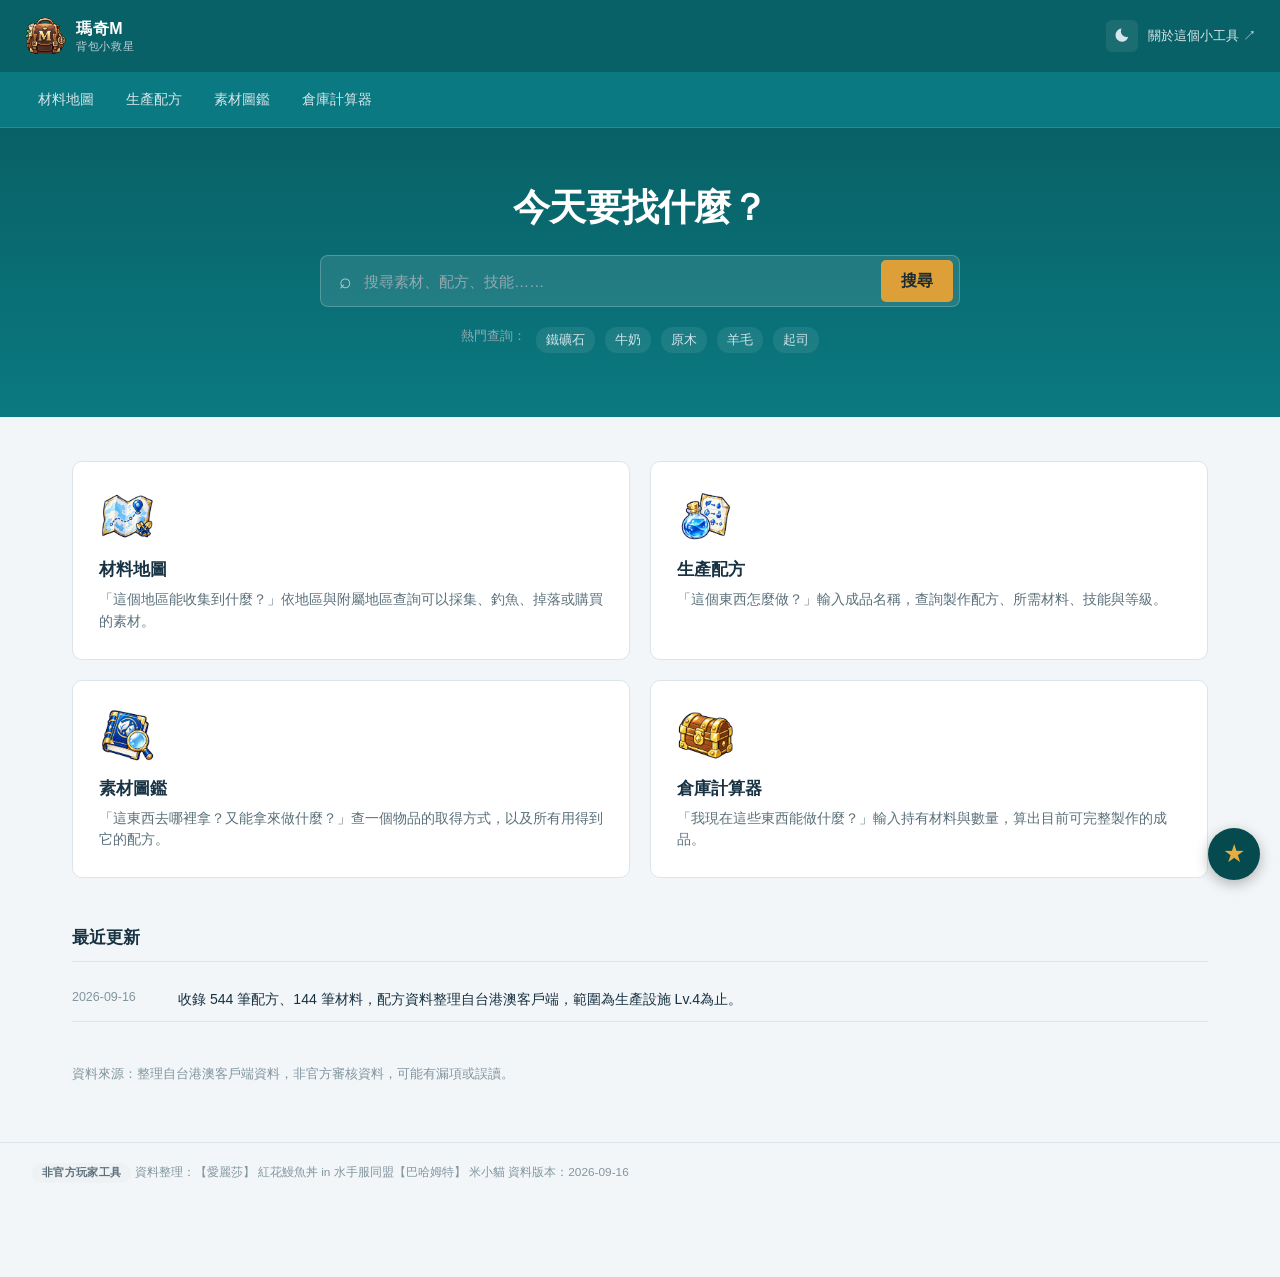
<file: index.html>
<!doctype html>
<html lang="zh-Hant">
<head>
<meta charset="UTF-8">
<meta name="viewport" content="width=device-width,initial-scale=1">
<meta name="theme-color" content="#086166">
<title>瑪奇M 背包小救星</title>
<meta name="description" content="瑪奇M玩家自製小工具，整理生產配方、素材取得方式與倉庫計算器，資料整理自台港澳客戶端。">
<link rel="icon" type="image/png" href="images/LOGO/favicon.png">
<link rel="stylesheet" href="css/style.css">
<script>(function(){try{var t=localStorage.getItem('mabi-theme');if(t)document.documentElement.setAttribute('data-theme',t);}catch(e){}})();</script>
</head>
<body>

<!-- Global Header：品牌識別，72px，全站固定規格（首頁是唯一例外：下面多接一段 Hero） -->
<header class="global-header">
  <a class="brand" href="index.html">
    <span class="mark"><img src="images/LOGO/LOGO_01.png" alt="瑪奇M 背包小救星"></span>
    <span>瑪奇M<small>背包小救星</small></span>
  </a>
  <div class="header-actions">
    <button id="themeToggle" class="theme-toggle" type="button" aria-label="切換深色／淺色模式" title="切換深色／淺色模式">
      <svg class="icon-moon" viewBox="0 0 24 24" width="16" height="16" aria-hidden="true"><path fill="currentColor" d="M20.742 13.045a8.088 8.088 0 0 1-2.077.27c-4.612 0-8.35-3.738-8.35-8.35 0-1.482.392-2.873 1.079-4.075A9.708 9.708 0 0 0 2.25 10.834a9.708 9.708 0 0 0 9.706 9.707 9.71 9.71 0 0 0 8.786-5.496Z"/></svg>
      <svg class="icon-sun" viewBox="0 0 24 24" width="16" height="16" aria-hidden="true"><path fill="currentColor" d="M12 4a1 1 0 0 1-1-1V1.75a1 1 0 1 1 2 0V3a1 1 0 0 1-1 1Zm0 15a1 1 0 0 1 1 1v1.25a1 1 0 1 1-2 0V20a1 1 0 0 1 1-1Zm9-7a1 1 0 0 1-1 1h-1.25a1 1 0 1 1 0-2H20a1 1 0 0 1 1 1ZM4.25 12a1 1 0 0 1-1 1H2a1 1 0 1 1 0-2h1.25a1 1 0 0 1 1 1Zm13.132-6.132a1 1 0 0 1 0 1.414l-.884.884a1 1 0 1 1-1.414-1.414l.884-.884a1 1 0 0 1 1.414 0ZM7.116 16.884a1 1 0 0 1 0 1.414l-.884.884a1 1 0 1 1-1.414-1.414l.884-.884a1 1 0 0 1 1.414 0Zm11.766 2.298a1 1 0 0 1-1.414 0l-.884-.884a1 1 0 1 1 1.414-1.414l.884.884a1 1 0 0 1 0 1.414ZM7.116 7.116a1 1 0 0 1-1.414 0l-.884-.884A1 1 0 1 1 6.232 4.82l.884.884a1 1 0 0 1 0 1.412ZM12 7a5 5 0 1 1 0 10 5 5 0 0 1 0-10Z"/></svg>
    </button>
    <a href="#sources-note">關於這個小工具 ↗</a>
  </div>
</header>

<!-- Context-Bar：全站導航（我要去哪個功能），吸在 Header 下方 -->
<div class="context-bar">
  <nav class="global-nav" aria-label="全站導航">
    <a href="map.html">材料地圖</a>
    <a href="database.html">生產配方</a>
    <a href="items.html">素材圖鑑</a>
    <a href="inventory.html">倉庫計算器</a>
  </nav>
</div>

<!-- Hero：首頁專屬的大搜尋入口，其餘頁面都沒有這一段 -->
<section class="hero">
  <h1>今天要找什麼？</h1>
  <form class="hero-search" id="heroSearchForm">
    <span aria-hidden="true">⌕</span>
    <input id="heroSearchInput" type="search" autocomplete="off" placeholder="搜尋素材、配方、技能……">
    <button type="submit">搜尋</button>
  </form>
  <div class="hero-hot" id="heroHot">
    <span class="label">熱門查詢：</span>
  </div>
</section>

<main class="home-main">

  <div class="entry-cards">
    <a class="entry-card" href="map.html">
      <div class="icon"><img src="images/map.png" alt="" width="56" height="56" loading="lazy"></div>
      <h3>材料地圖</h3>
      <p>「這個地區能收集到什麼？」依地區與附屬地區查詢可以採集、釣魚、掉落或購買的素材。</p>
    </a>
    <a class="entry-card" href="database.html">
      <div class="icon"><img src="images/list.png" alt="" width="56" height="56" loading="lazy"></div>
      <h3>生產配方</h3>
      <p>「這個東西怎麼做？」輸入成品名稱，查詢製作配方、所需材料、技能與等級。</p>
    </a>
    <a class="entry-card" href="items.html">
      <div class="icon"><img src="images/book.png" alt="" width="56" height="56" loading="lazy"></div>
      <h3>素材圖鑑</h3>
      <p>「這東西去哪裡拿？又能拿來做什麼？」查一個物品的取得方式，以及所有用得到它的配方。</p>
    </a>
    <a class="entry-card" href="inventory.html">
      <div class="icon"><img src="images/bag.png" alt="" width="56" height="56" loading="lazy"></div>
      <h3>倉庫計算器</h3>
      <p>「我現在這些東西能做什麼？」輸入持有材料與數量，算出目前可完整製作的成品。</p>
    </a>
  </div>

  <div class="recent-updates">
    <h2>最近更新</h2>
    <ul id="recentUpdates"></ul>
  </div>

  <p id="sources-note" style="font-size:.8rem;color:var(--text-3);margin-top:40px;line-height:1.8;">
    資料來源：整理自台港澳客戶端資料，非官方審核資料，可能有漏項或誤讀。
  </p>
</main>

<footer class="site-footer">
  <div class="footer-disclaimer">非官方玩家工具</div>
  <span>資料整理：【愛麗莎】 紅花鰻魚丼 in 水手服同盟【巴哈姆特】 米小貓</span>
  <span id="build-meta"></span>
</footer>

<script src="js/theme.js"></script>
<script src="js/favorites.js"></script>
<script src="js/data.js"></script>
<script src="js/home.js"></script>
</body>
</html>
</file>
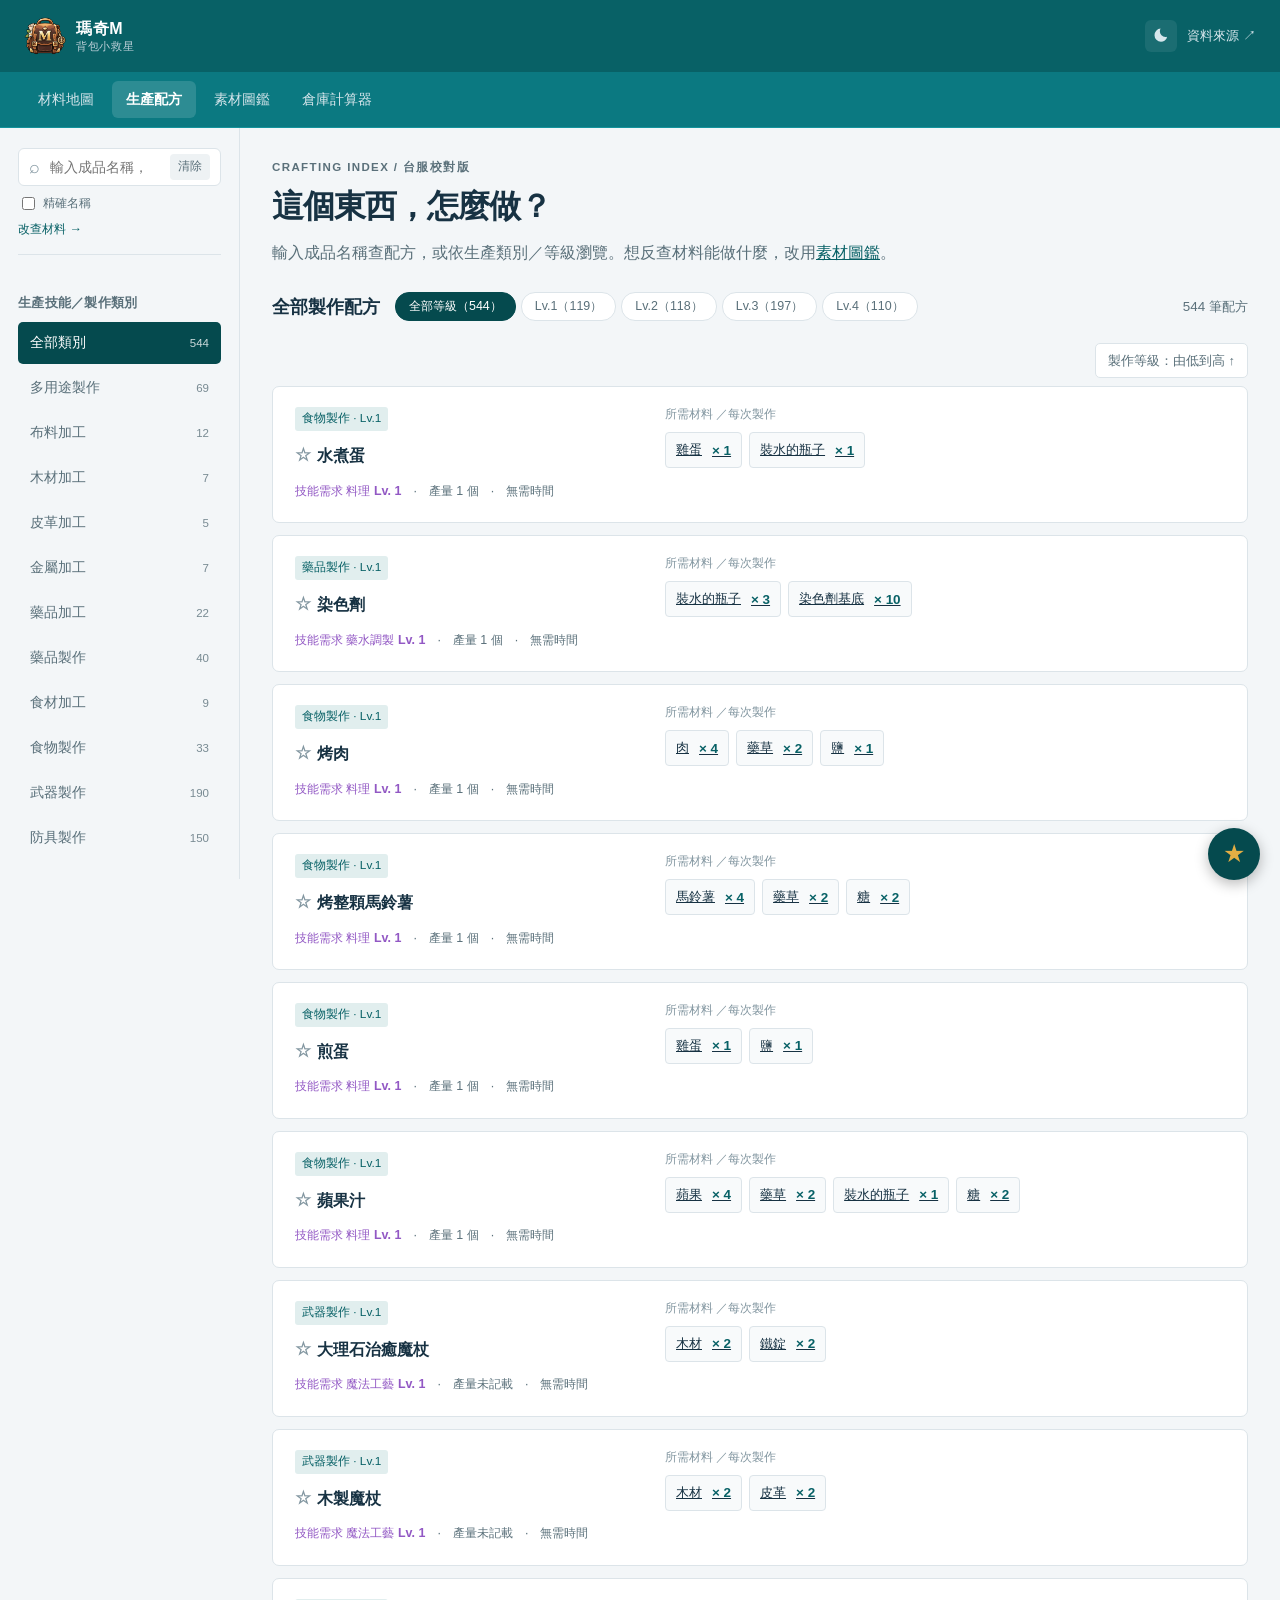
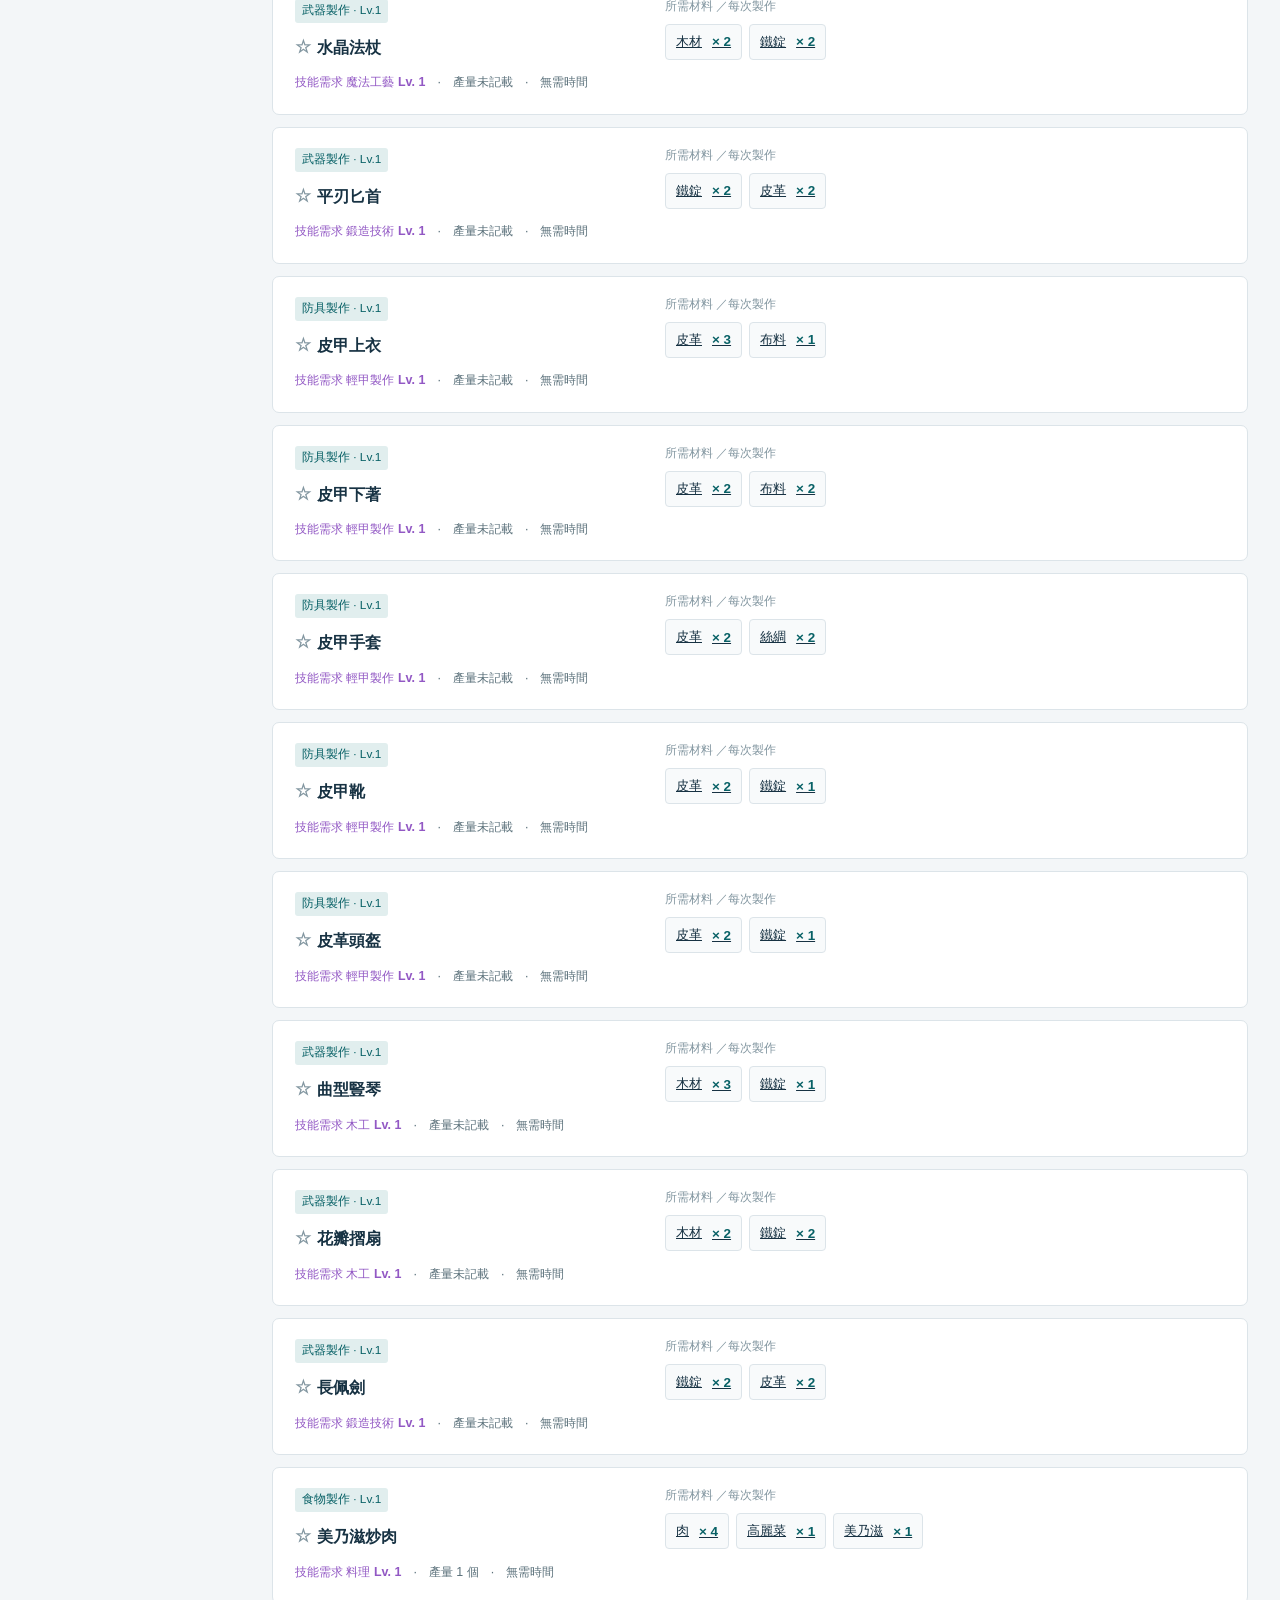
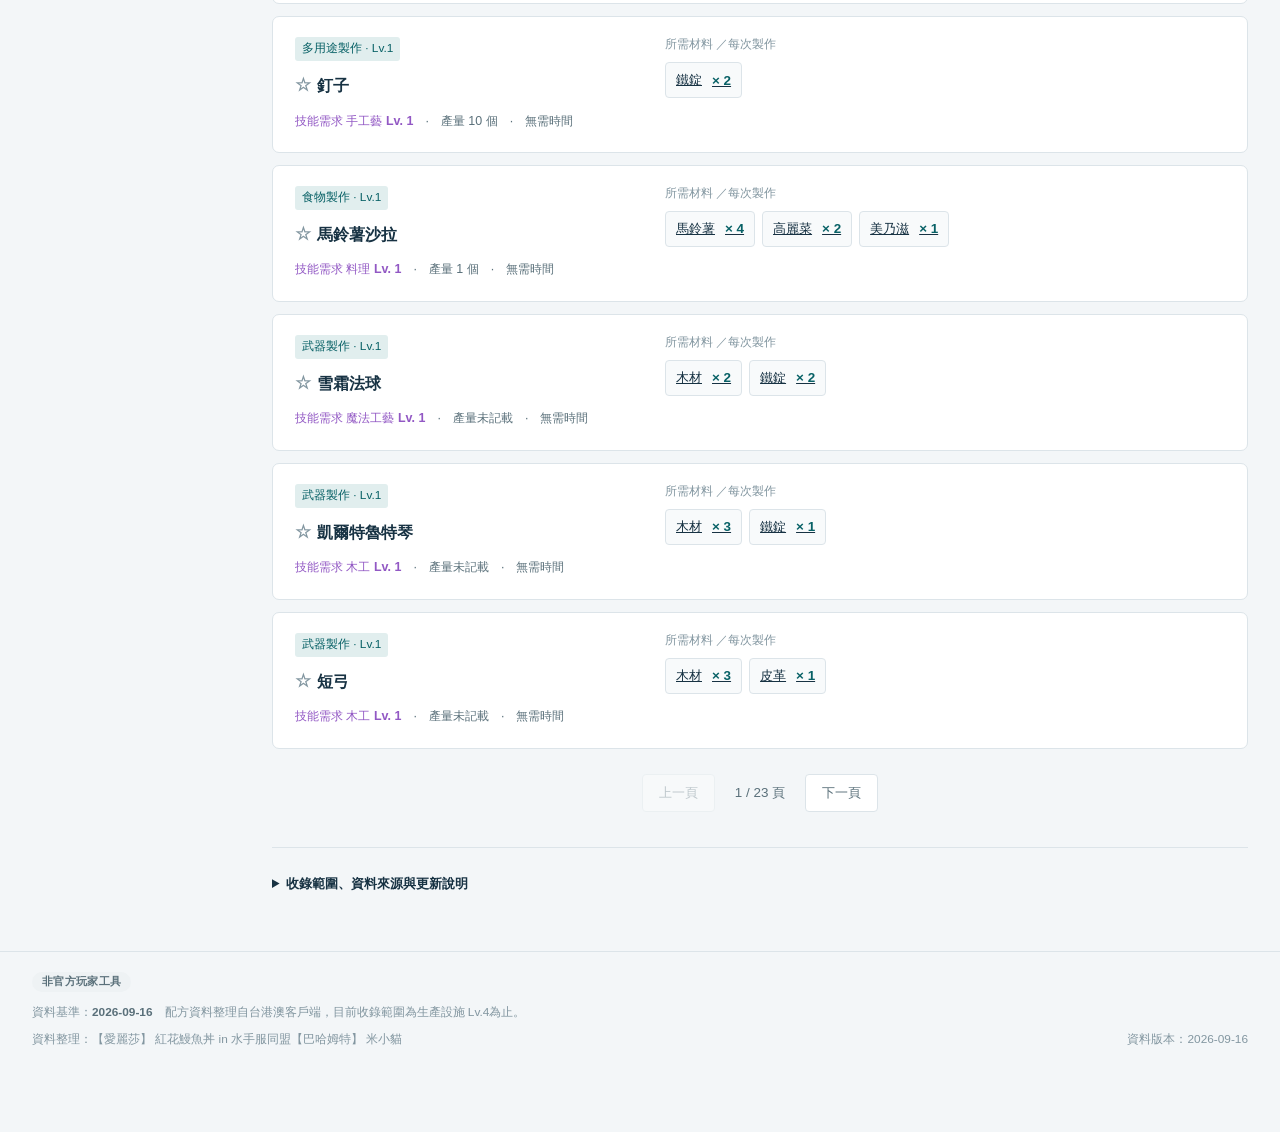
<file: database.html>
<!doctype html>
<html lang="zh-Hant">
<head>
<meta charset="UTF-8">
<meta name="viewport" content="width=device-width,initial-scale=1">
<meta name="theme-color" content="#086166">
<title>資料庫｜瑪奇M 背包小救星</title>
<meta name="description" content="瑪奇M生產配方查詢，可依生產分類、子分類、等級瀏覽，或輸入成品名稱查詢所需材料、技能需求與製作時間，資料整理自台港澳客戶端。">
<link rel="icon" type="image/png" href="images/LOGO/favicon.png">
<link rel="stylesheet" href="css/style.css">
<!-- 深色／淺色模式：越早套用越好，避免翻頁那一瞬間先閃一次錯的顏色再跳成使用者選的模式 -->
<script>(function(){try{var t=localStorage.getItem('mabi-theme');if(t)document.documentElement.setAttribute('data-theme',t);}catch(e){}})();</script>
</head>
<body>

<!-- Global Header：品牌識別，全站固定 72px -->
<header class="global-header">
  <a class="brand" href="index.html">
    <span class="mark"><img src="images/LOGO/LOGO_01.png" alt="瑪奇M 背包小救星"></span>
    <span>瑪奇M<small>背包小救星</small></span>
  </a>
  <div class="header-actions">
    <button id="themeToggle" class="theme-toggle" type="button" aria-label="切換深色／淺色模式" title="切換深色／淺色模式">
      <svg class="icon-moon" viewBox="0 0 24 24" width="16" height="16" aria-hidden="true"><path fill="currentColor" d="M20.742 13.045a8.088 8.088 0 0 1-2.077.27c-4.612 0-8.35-3.738-8.35-8.35 0-1.482.392-2.873 1.079-4.075A9.708 9.708 0 0 0 2.25 10.834a9.708 9.708 0 0 0 9.706 9.707 9.71 9.71 0 0 0 8.786-5.496Z"/></svg>
      <svg class="icon-sun" viewBox="0 0 24 24" width="16" height="16" aria-hidden="true"><path fill="currentColor" d="M12 4a1 1 0 0 1-1-1V1.75a1 1 0 1 1 2 0V3a1 1 0 0 1-1 1Zm0 15a1 1 0 0 1 1 1v1.25a1 1 0 1 1-2 0V20a1 1 0 0 1 1-1Zm9-7a1 1 0 0 1-1 1h-1.25a1 1 0 1 1 0-2H20a1 1 0 0 1 1 1ZM4.25 12a1 1 0 0 1-1 1H2a1 1 0 1 1 0-2h1.25a1 1 0 0 1 1 1Zm13.132-6.132a1 1 0 0 1 0 1.414l-.884.884a1 1 0 1 1-1.414-1.414l.884-.884a1 1 0 0 1 1.414 0ZM7.116 16.884a1 1 0 0 1 0 1.414l-.884.884a1 1 0 1 1-1.414-1.414l.884-.884a1 1 0 0 1 1.414 0Zm11.766 2.298a1 1 0 0 1-1.414 0l-.884-.884a1 1 0 1 1 1.414-1.414l.884.884a1 1 0 0 1 0 1.414ZM7.116 7.116a1 1 0 0 1-1.414 0l-.884-.884A1 1 0 1 1 6.232 4.82l.884.884a1 1 0 0 1 0 1.412ZM12 7a5 5 0 1 1 0 10 5 5 0 0 1 0-10Z"/></svg>
    </button>
    <a href="#sources">資料來源 ↗</a>
  </div>
</header>

<!-- Context-Bar：全站導航（我要去哪個功能），吸在 Header 下方 -->
<div class="context-bar">
  <nav class="global-nav" aria-label="全站導航">
    <a href="map.html">材料地圖</a>
    <a href="database.html" class="current">生產配方</a>
    <a href="items.html">素材圖鑑</a>
    <a href="inventory.html">倉庫計算器</a>
  </nav>
</div>

<!-- 版面骨架：Sidebar（搜尋＋區域導航：分類／等級）＋ 正文 -->
<div class="layout">

  <aside class="sidebar">
    <div class="sidebar-search">
      <div class="search-line">
        <span aria-hidden="true">⌕</span>
        <input id="search" type="search" autocomplete="off" placeholder="輸入成品名稱，例如：鋼錠、繃帶">
        <button id="clear" type="button">清除</button>
      </div>
      <label class="exact-toggle"><input type="checkbox" id="exact"> 精確名稱</label>
      <a href="items.html" class="switch-link">改查材料 →</a>
    </div>
    <h2 id="categoryHeading">生產技能／製作類別</h2>
    <nav id="categories" aria-label="製作類別"></nav>
  </aside>

  <main class="content">
    <div class="content-inner">

      <div class="intro">
        <div>
          <p class="eyebrow">CRAFTING INDEX / 台服校對版</p>
          <h1>這個東西，怎麼做？</h1>
          <p>輸入成品名稱查配方，或依生產類別／等級瀏覽。想反查材料能做什麼，改用<a href="items.html">素材圖鑑</a>。</p>
        </div>
      </div>

      <div class="result-bar">
        <h2 id="result-title">全部製作配方</h2>
        <div id="levelPicker" class="level-picker"></div>
        <span id="result-count" role="status" aria-live="polite"></span>
      </div>
      <div id="subcatPicker" class="level-picker subcat-picker" hidden></div>
      <div id="active-filter"></div>
      <div id="results"><div class="empty">正在讀取配方資料…</div></div>
      <div class="pagination">
        <button id="previous">上一頁</button>
        <span id="page-info"></span>
        <button id="next">下一頁</button>
      </div>

      <details id="sources">
        <summary>收錄範圍、資料來源與更新說明</summary>
        <p>主要資料：配方資料整理自台港澳客戶端，非官方審核資料，部分資料未實裝，請以實際版本為主。</p>
        <p>查無結果僅表示目前收錄資料中沒有符合項目，不代表遊戲中沒有這個配方；數量、產量或時間未記載時會明示。</p>
      </details>

    </div>
  </main>
</div>

<footer class="site-footer">
  <div class="footer-disclaimer">非官方玩家工具</div>
  <div class="footer-baseline">資料基準：<strong id="notice-date"></strong>　配方資料整理自台港澳客戶端，目前收錄範圍為生產設施 Lv.4為止。</div>
  <div class="footer-credit">
    <span>資料整理：【愛麗莎】 紅花鰻魚丼 in 水手服同盟【巴哈姆特】 米小貓</span>
    <span id="build-meta"></span>
  </div>
</footer>

<script src="js/theme.js"></script>
<script src="js/favorites.js"></script>
<script src="js/data.js"></script>
<script src="js/app.js"></script>
</body>
</html>
</file>
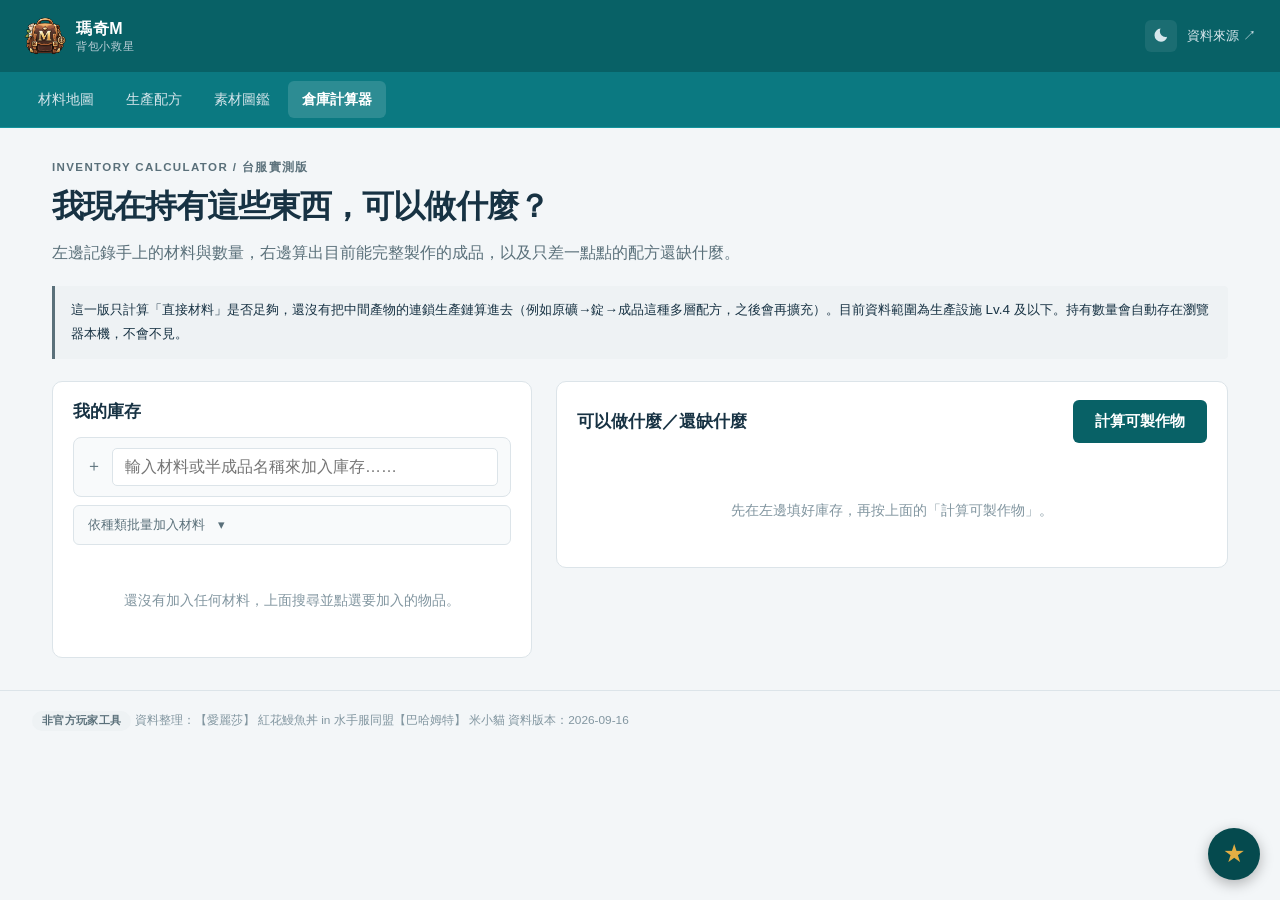
<file: inventory.html>
<!doctype html>
<html lang="zh-Hant">
<head>
<meta charset="UTF-8">
<meta name="viewport" content="width=device-width,initial-scale=1">
<meta name="theme-color" content="#086166">
<title>倉庫計算器｜瑪奇M 背包小救星</title>
<meta name="description" content="瑪奇M倉庫計算器，輸入手上持有的材料與數量，一鍵算出目前能完整製作的成品，以及還缺什麼材料。">
<link rel="icon" type="image/png" href="images/LOGO/favicon.png">
<link rel="stylesheet" href="css/style.css">
<script>(function(){try{var t=localStorage.getItem('mabi-theme');if(t)document.documentElement.setAttribute('data-theme',t);}catch(e){}})();</script>
</head>
<body>

<header class="global-header">
  <a class="brand" href="index.html">
    <span class="mark"><img src="images/LOGO/LOGO_01.png" alt="瑪奇M 背包小救星"></span>
    <span>瑪奇M<small>背包小救星</small></span>
  </a>
  <div class="header-actions">
    <button id="themeToggle" class="theme-toggle" type="button" aria-label="切換深色／淺色模式" title="切換深色／淺色模式">
      <svg class="icon-moon" viewBox="0 0 24 24" width="16" height="16" aria-hidden="true"><path fill="currentColor" d="M20.742 13.045a8.088 8.088 0 0 1-2.077.27c-4.612 0-8.35-3.738-8.35-8.35 0-1.482.392-2.873 1.079-4.075A9.708 9.708 0 0 0 2.25 10.834a9.708 9.708 0 0 0 9.706 9.707 9.71 9.71 0 0 0 8.786-5.496Z"/></svg>
      <svg class="icon-sun" viewBox="0 0 24 24" width="16" height="16" aria-hidden="true"><path fill="currentColor" d="M12 4a1 1 0 0 1-1-1V1.75a1 1 0 1 1 2 0V3a1 1 0 0 1-1 1Zm0 15a1 1 0 0 1 1 1v1.25a1 1 0 1 1-2 0V20a1 1 0 0 1 1-1Zm9-7a1 1 0 0 1-1 1h-1.25a1 1 0 1 1 0-2H20a1 1 0 0 1 1 1ZM4.25 12a1 1 0 0 1-1 1H2a1 1 0 1 1 0-2h1.25a1 1 0 0 1 1 1Zm13.132-6.132a1 1 0 0 1 0 1.414l-.884.884a1 1 0 1 1-1.414-1.414l.884-.884a1 1 0 0 1 1.414 0ZM7.116 16.884a1 1 0 0 1 0 1.414l-.884.884a1 1 0 1 1-1.414-1.414l.884-.884a1 1 0 0 1 1.414 0Zm11.766 2.298a1 1 0 0 1-1.414 0l-.884-.884a1 1 0 1 1 1.414-1.414l.884.884a1 1 0 0 1 0 1.414ZM7.116 7.116a1 1 0 0 1-1.414 0l-.884-.884A1 1 0 1 1 6.232 4.82l.884.884a1 1 0 0 1 0 1.412ZM12 7a5 5 0 1 1 0 10 5 5 0 0 1 0-10Z"/></svg>
    </button>
    <a href="database.html#sources">資料來源 ↗</a>
  </div>
</header>

<div class="context-bar">
  <nav class="global-nav" aria-label="全站導航">
    <a href="map.html">材料地圖</a>
    <a href="database.html">生產配方</a>
    <a href="items.html">素材圖鑑</a>
    <a href="inventory.html" class="current">倉庫計算器</a>
  </nav>
</div>

<main class="content inv-main">
  <div class="content-inner">

    <div class="intro">
      <div>
        <p class="eyebrow">INVENTORY CALCULATOR / 台服實測版</p>
        <h1>我現在持有這些東西，可以做什麼？</h1>
        <p>左邊記錄手上的材料與數量，右邊算出目前能完整製作的成品，以及只差一點點的配方還缺什麼。</p>
      </div>
    </div>

    <div class="notice">
      這一版只計算「直接材料」是否足夠，還沒有把中間產物的連鎖生產鏈算進去（例如原礦→錠→成品這種多層配方，之後會再擴充）。目前資料範圍為生產設施 Lv.4 及以下。持有數量會自動存在瀏覽器本機，不會不見。
    </div>

    <!-- 左右兩欄：左＝輸入庫存（依材料種類分組），右＝計算結果 -->
    <div class="inv-layout">

      <section class="inv-panel" aria-label="我的庫存">
        <h2 class="inv-panel-title">我的庫存</h2>
        <div class="inv-add">
          <span aria-hidden="true" style="color:var(--text-2);">＋</span>
          <input id="addSearch" type="search" autocomplete="off" placeholder="輸入材料或半成品名稱來加入庫存……">
          <div id="addSuggest" class="inv-add-suggest" hidden></div>
        </div>
        <!-- 批量加入：金屬、布料、木材、皮革這種一整串升級鏈，不用一筆一筆打字搜尋，展開種類勾選就能一次全部加進去 -->
        <div class="bulk-add">
          <button type="button" id="bulkAddToggle" class="bulk-add-toggle" aria-expanded="false" aria-controls="bulkAddPanel">依種類批量加入材料　▾</button>
          <div id="bulkAddPanel" class="bulk-add-panel" hidden></div>
        </div>
        <div id="invList" class="inv-list"></div>
      </section>

      <section class="inv-panel" aria-label="計算結果">
        <div class="inv-panel-head">
          <h2 class="inv-panel-title">可以做什麼／還缺什麼</h2>
          <button class="inv-calc-btn" id="calcBtn" type="button">計算可製作物</button>
        </div>
        <!-- 分頁：我的最愛／所有道具，算過一次才顯示（沒算過的話跟 calcResults 的提示重複） -->
        <div id="resultTabs" class="level-picker inv-result-tabs" role="tablist" aria-label="結果分頁" hidden></div>
        <div id="calcResults"><div class="inv-hint">先在左邊填好庫存，再按上面的「計算可製作物」。</div></div>
      </section>

    </div>

  </div>
</main>

<footer class="site-footer">
  <div class="footer-disclaimer">非官方玩家工具</div>
  <span>資料整理：【愛麗莎】 紅花鰻魚丼 in 水手服同盟【巴哈姆特】 米小貓</span>
  <span id="build-meta"></span>
</footer>

<script src="js/theme.js"></script>
<script src="js/data.js"></script>
<script src="js/favorites.js"></script>
<script src="js/kinds.js"></script>
<script src="js/inventory.js"></script>
</body>
</html>
</file>
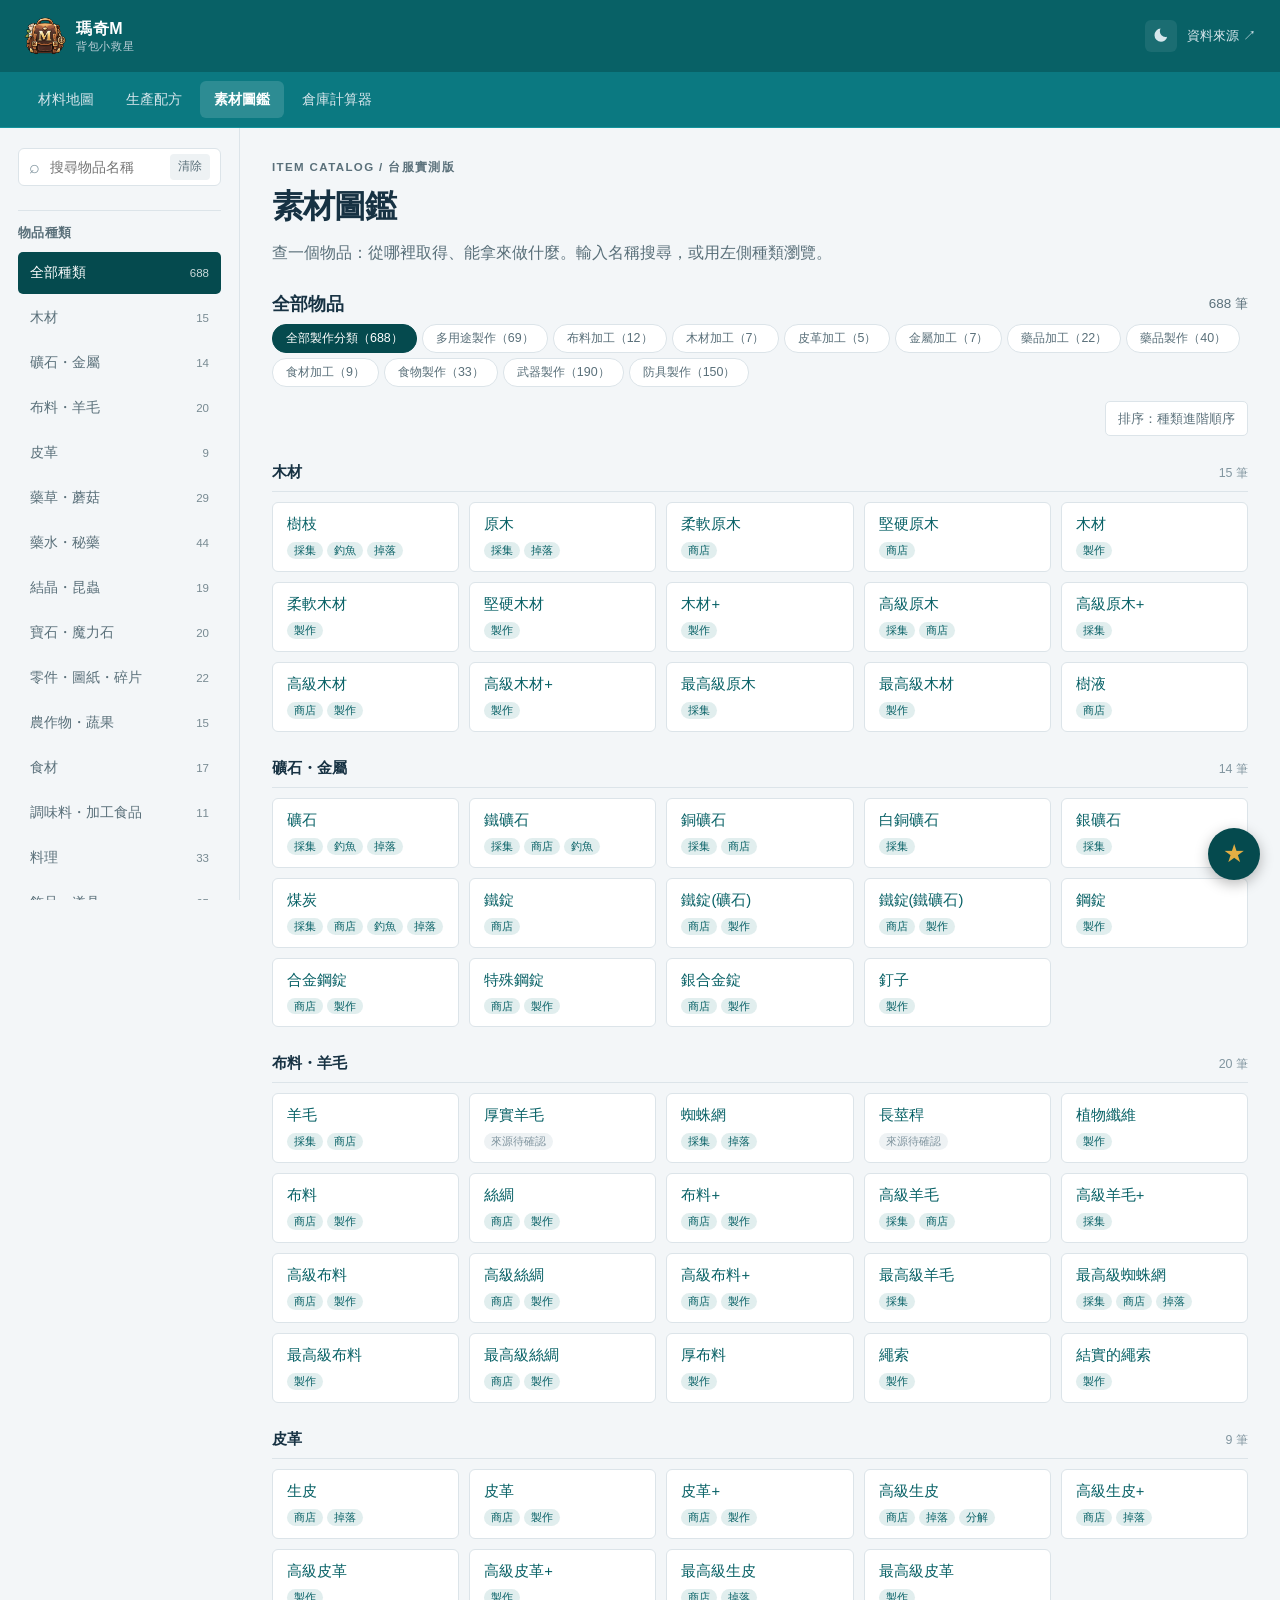
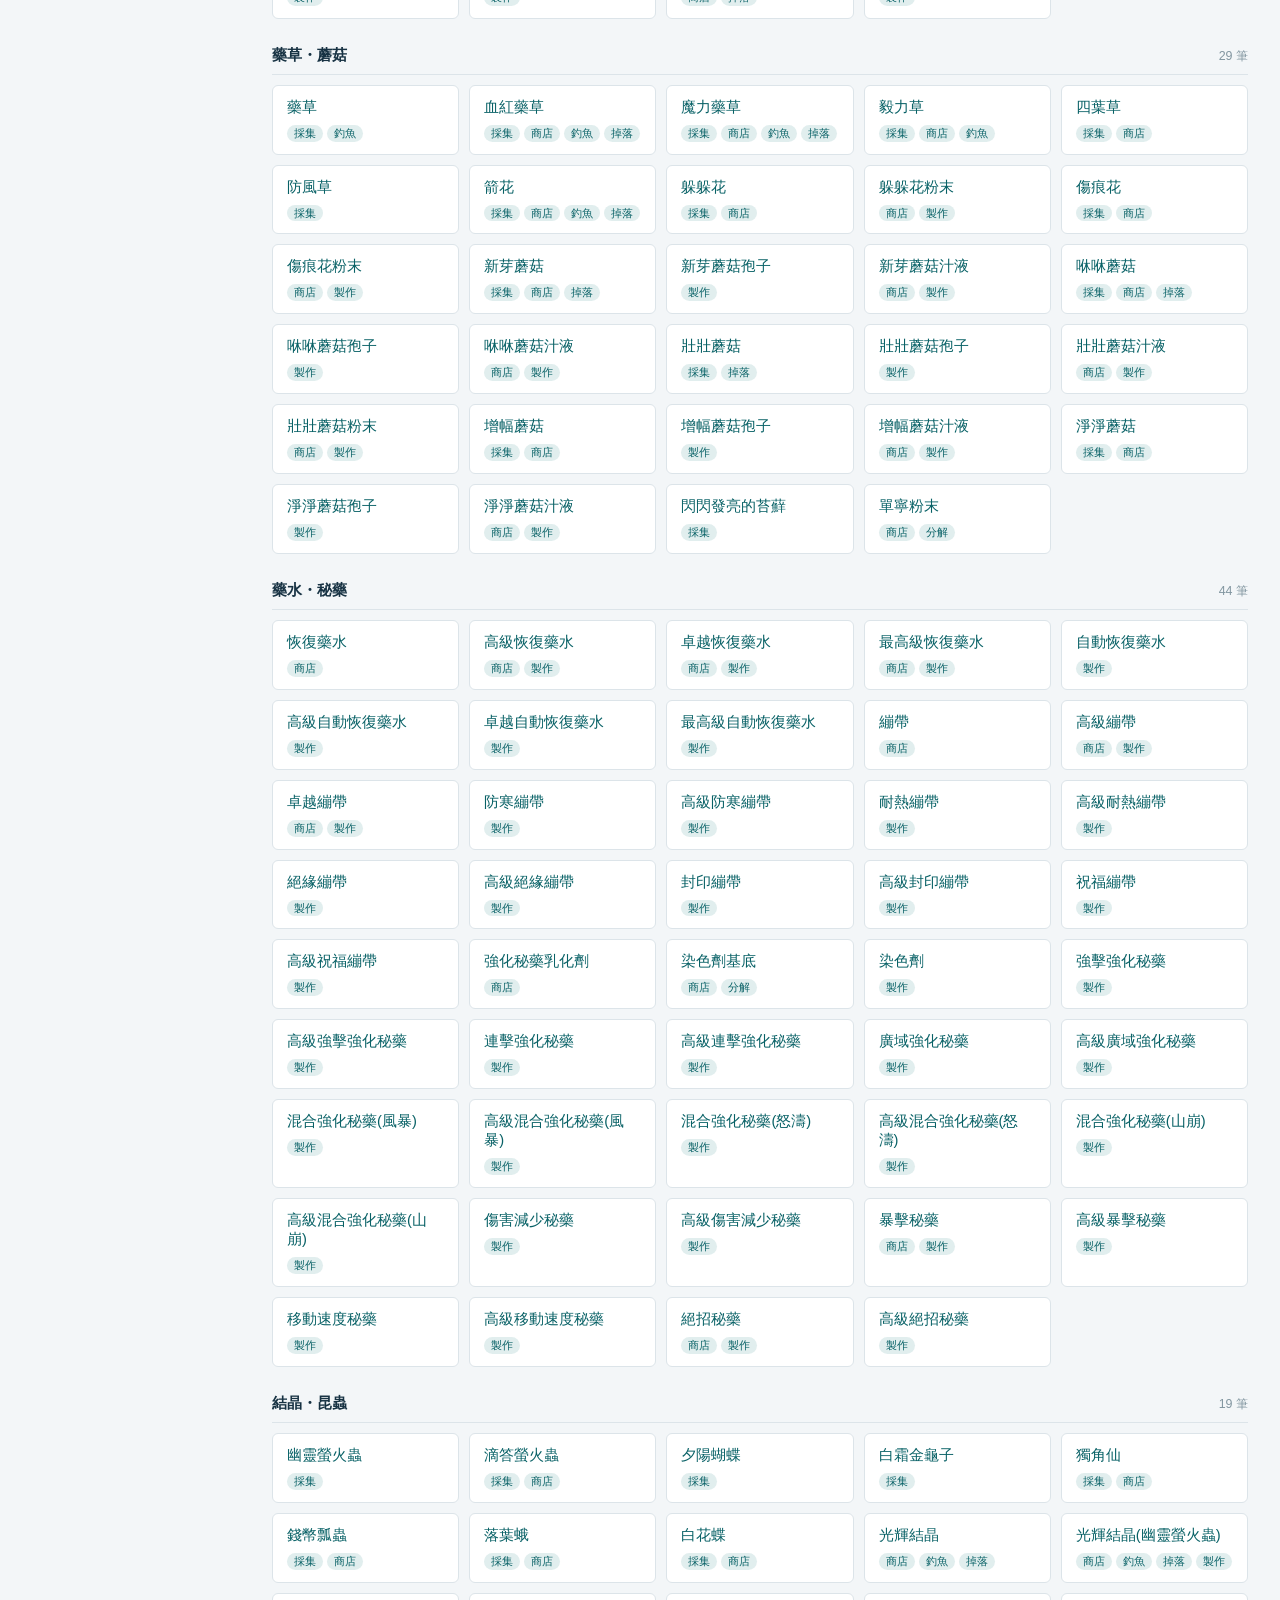
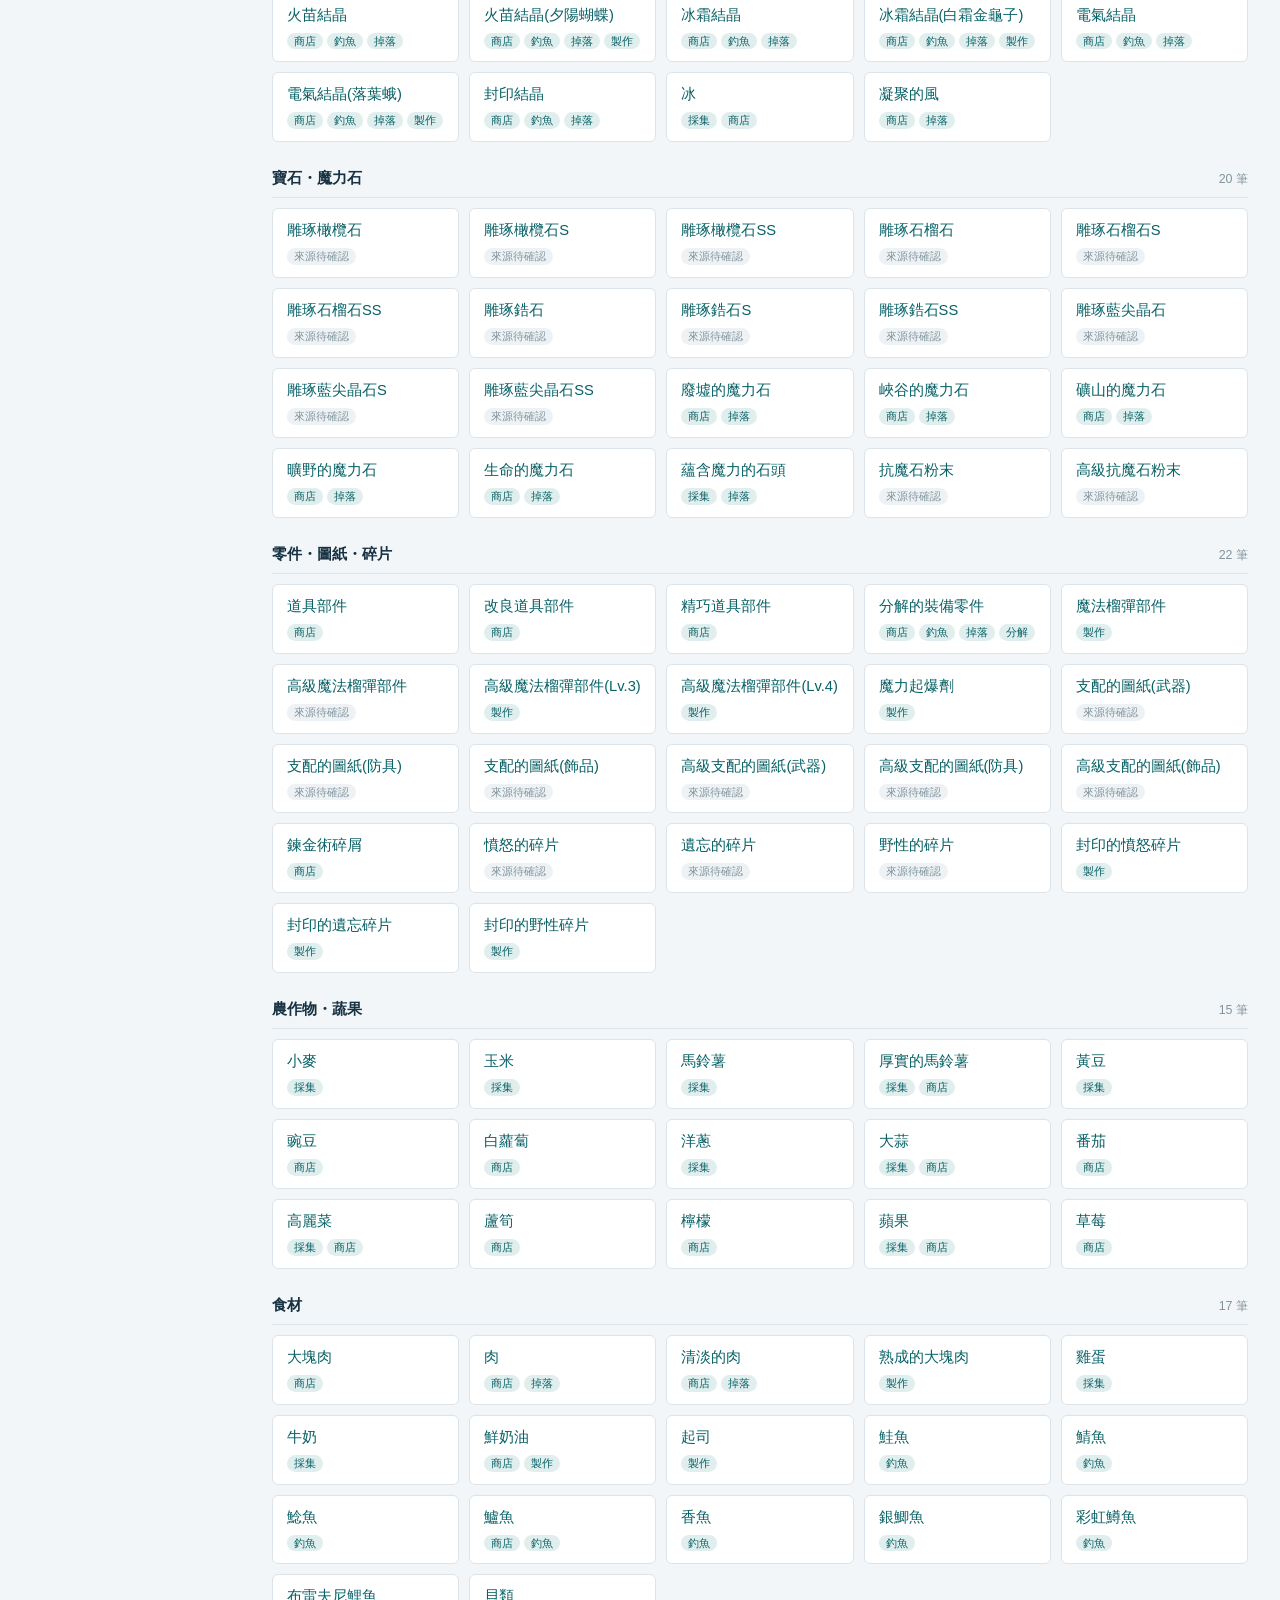
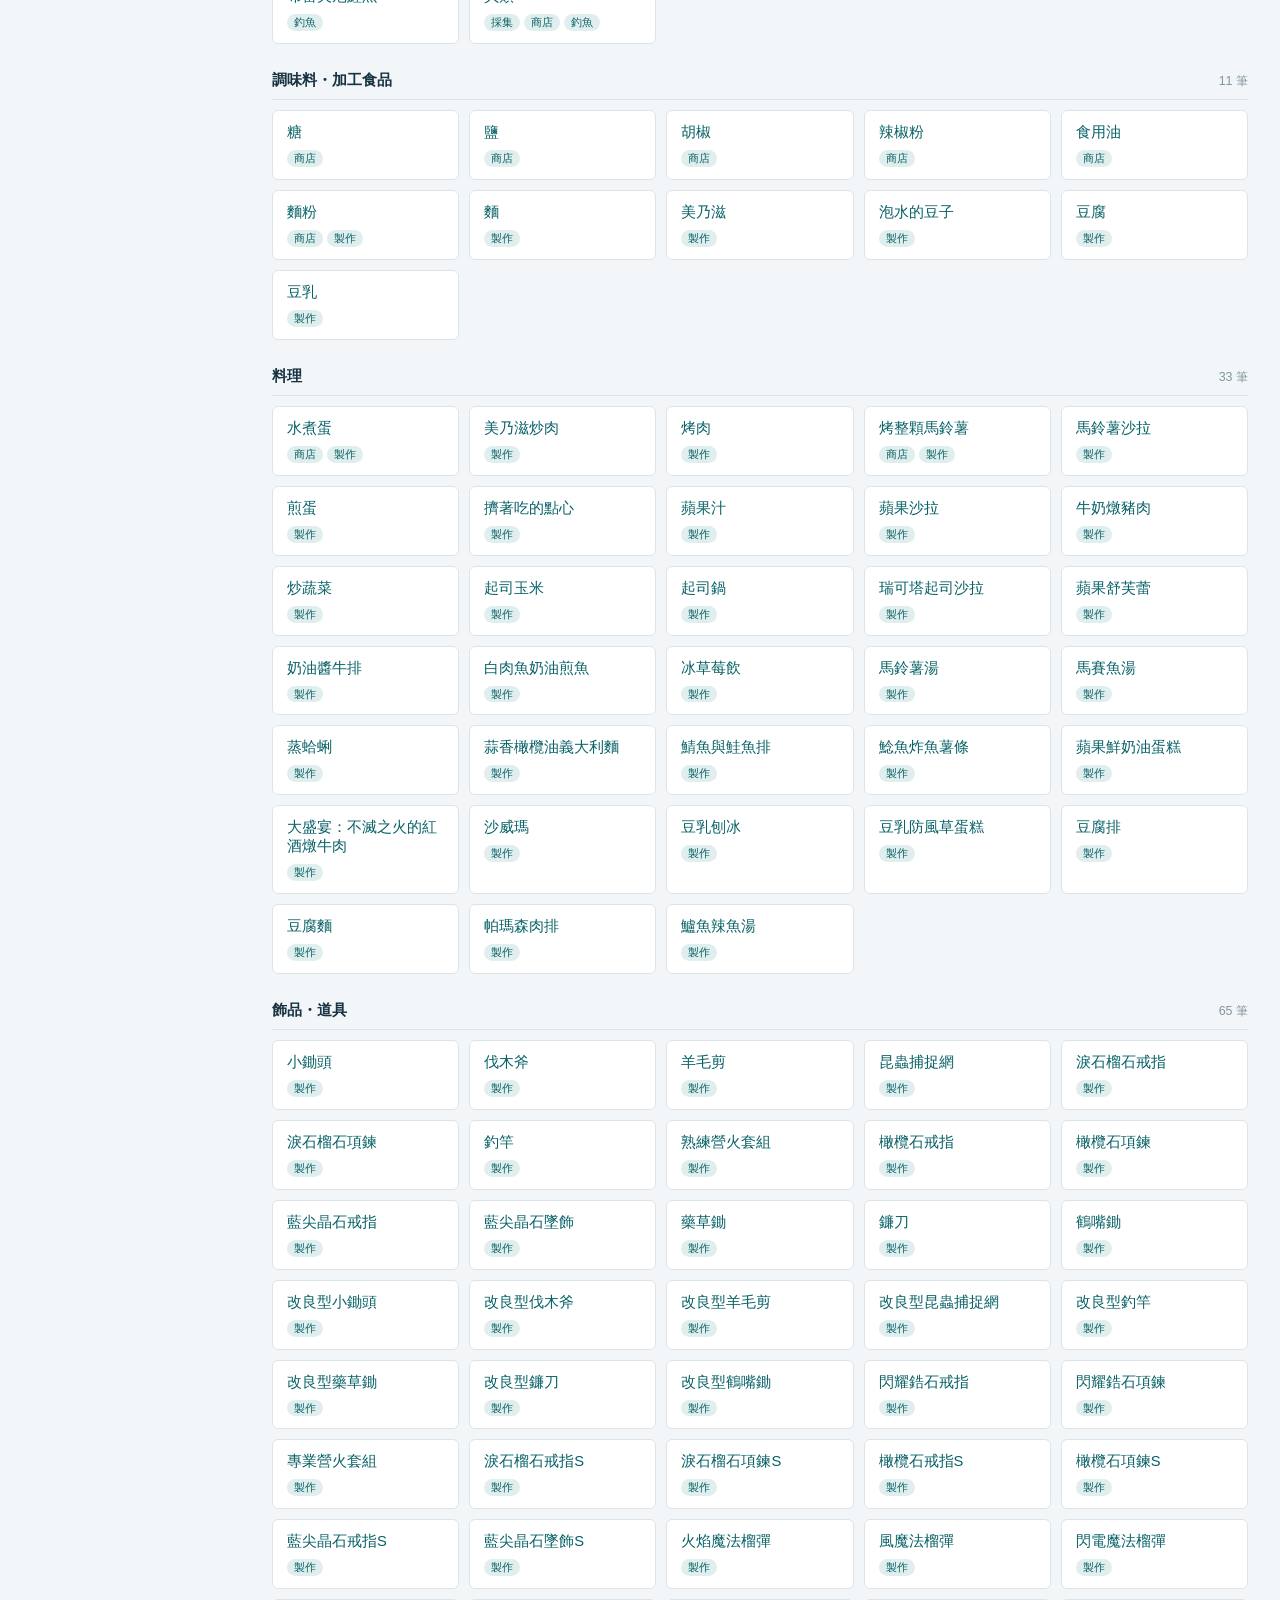
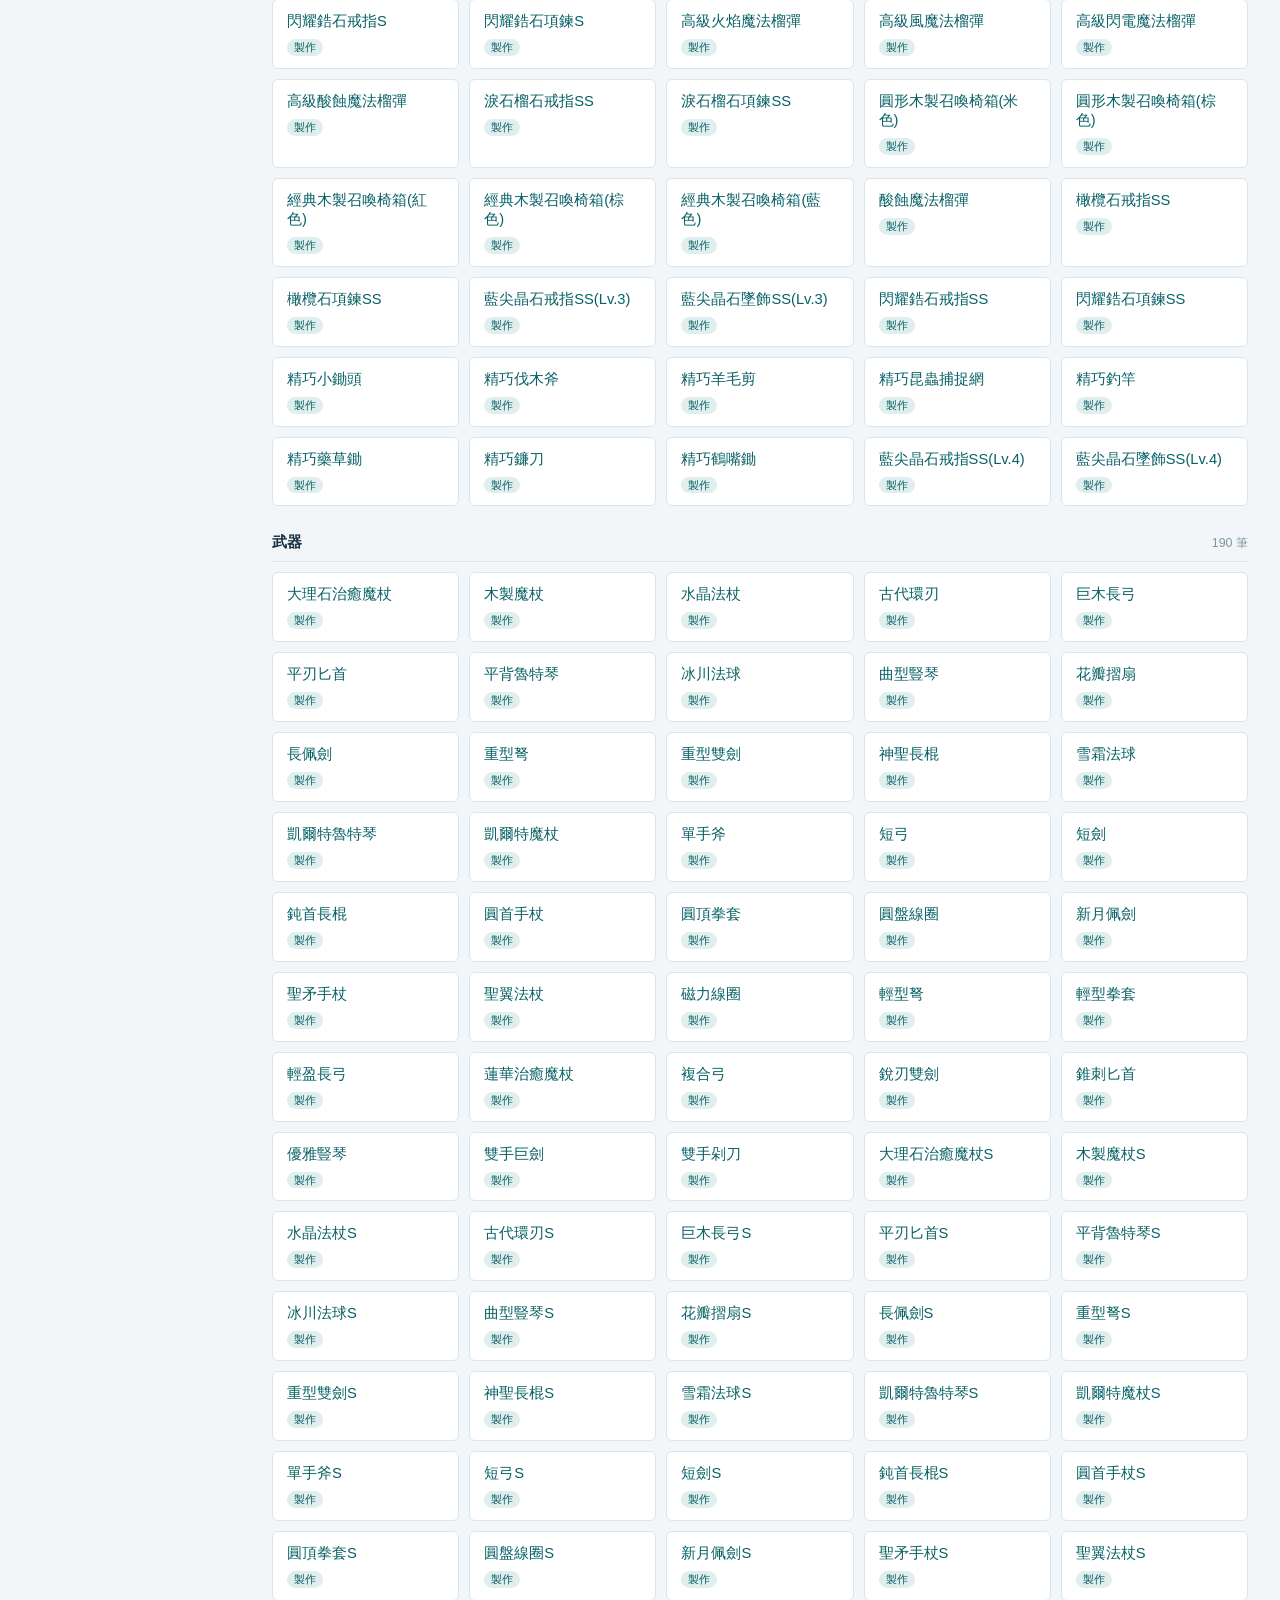
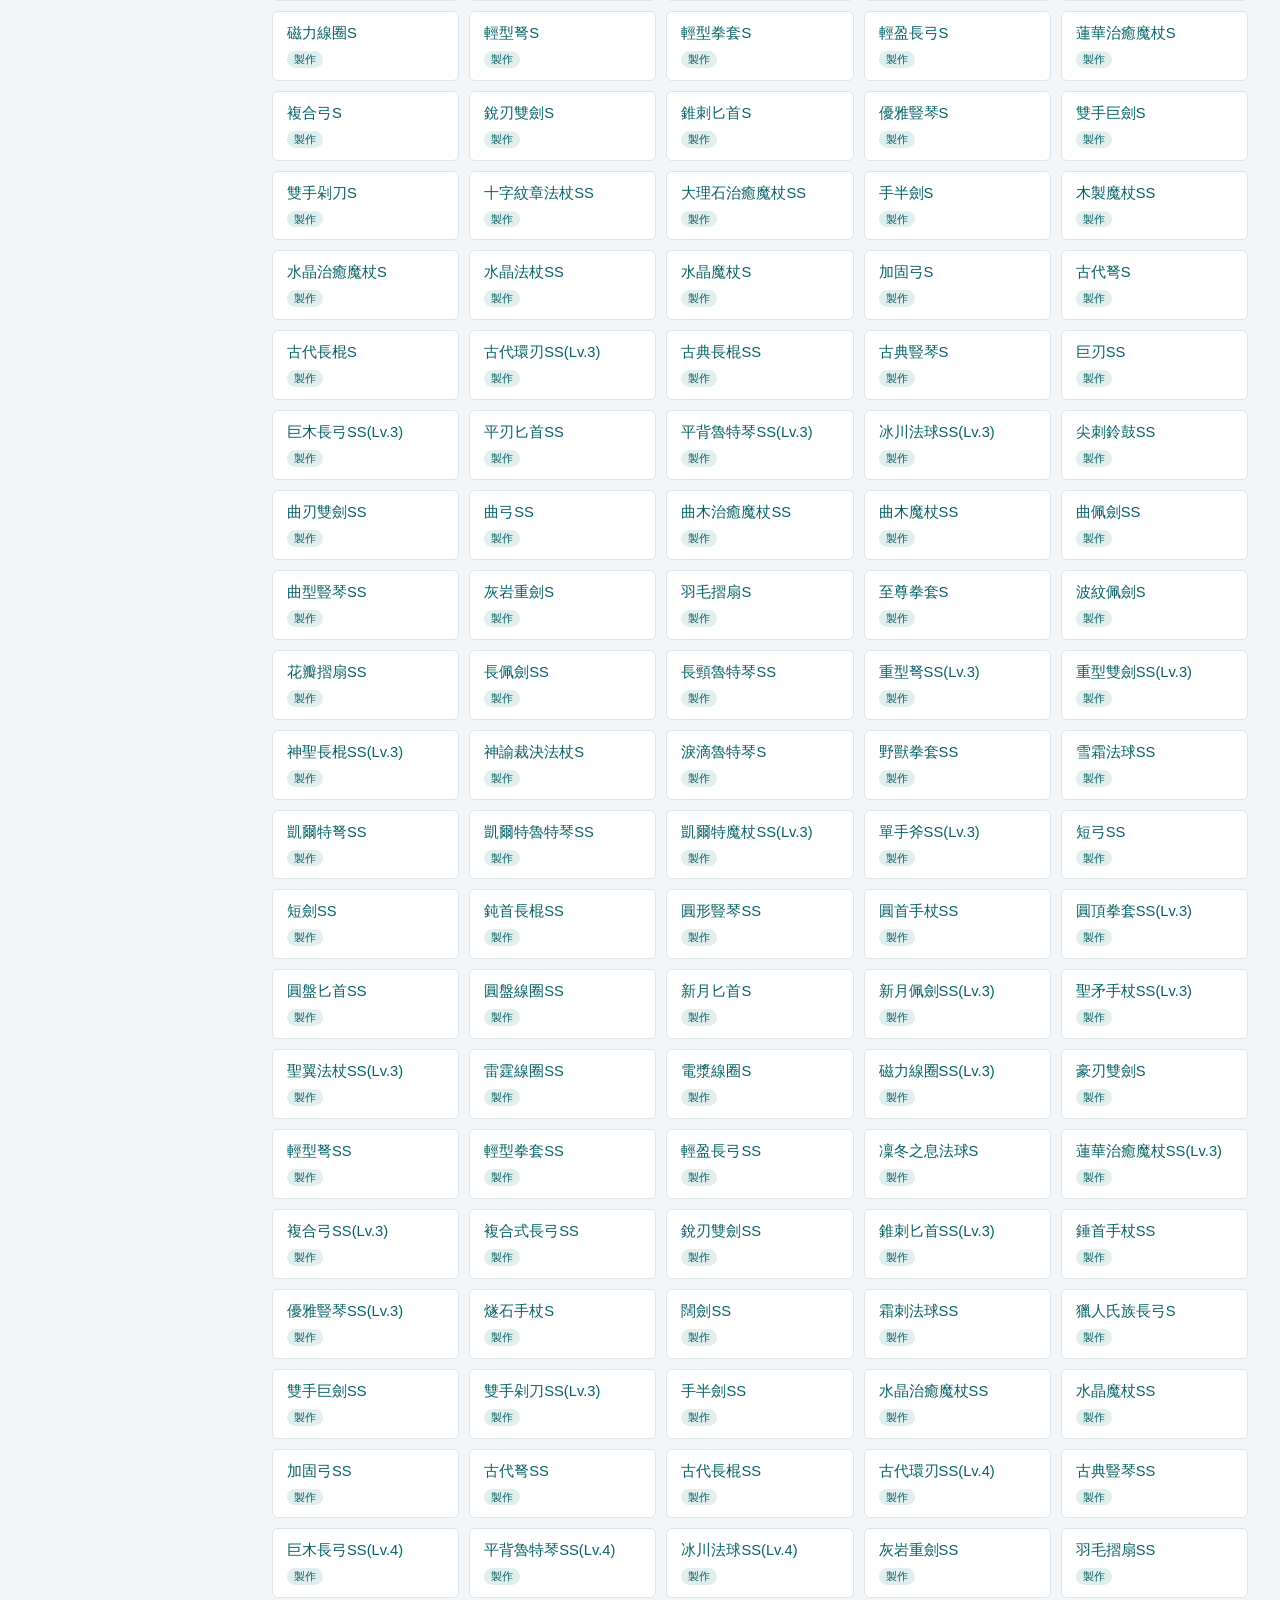
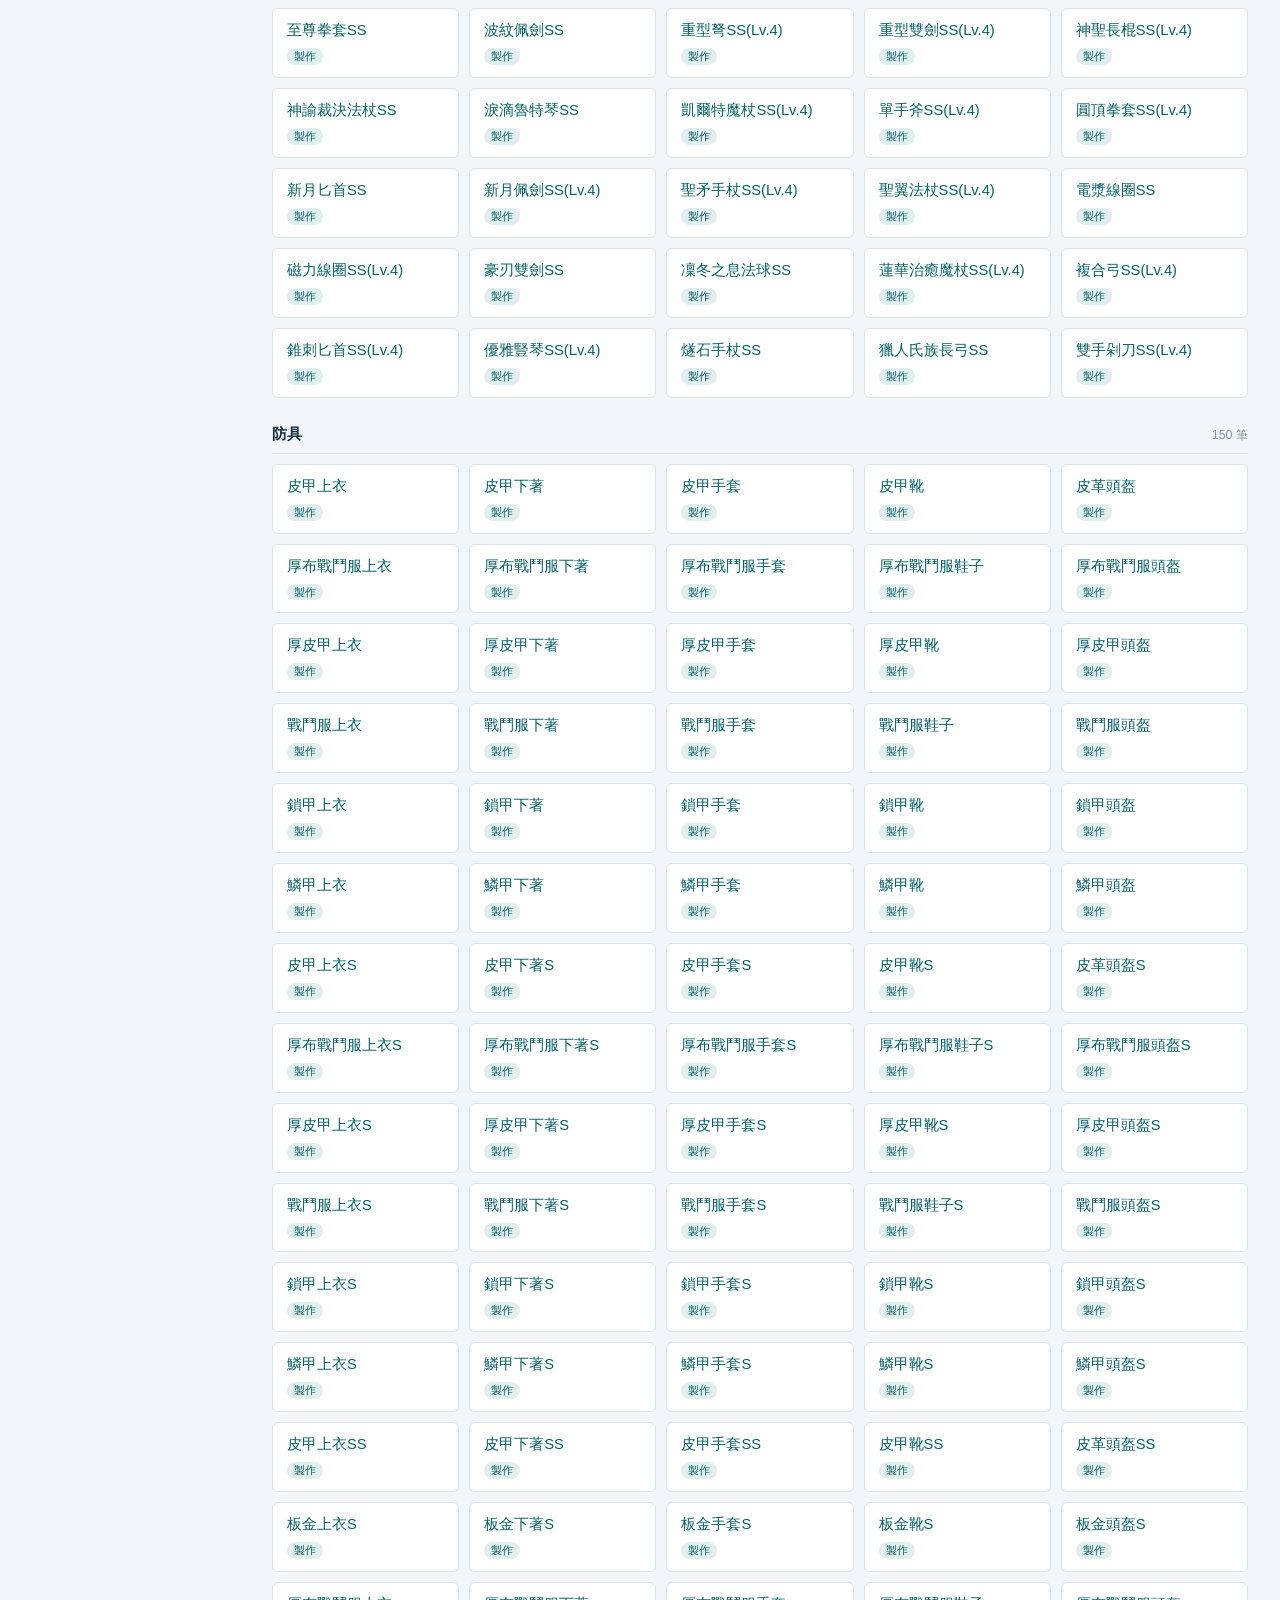
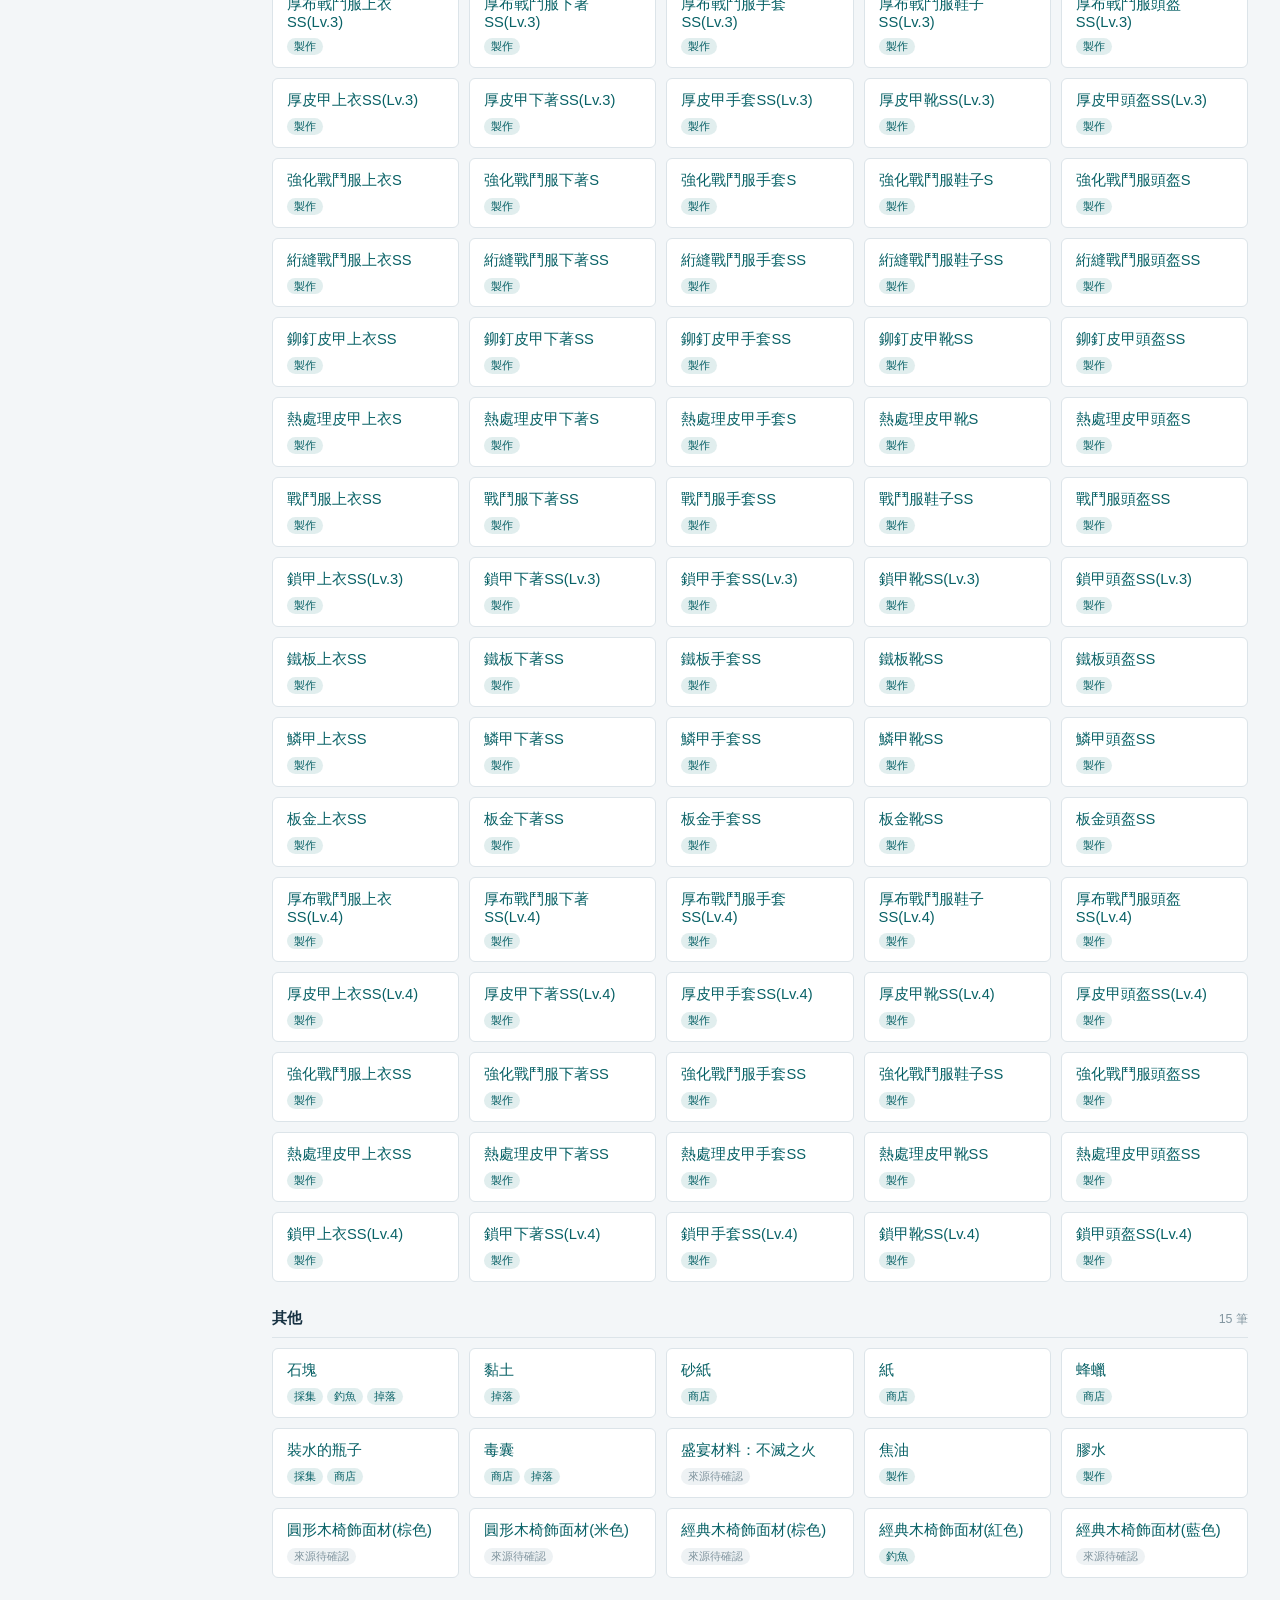
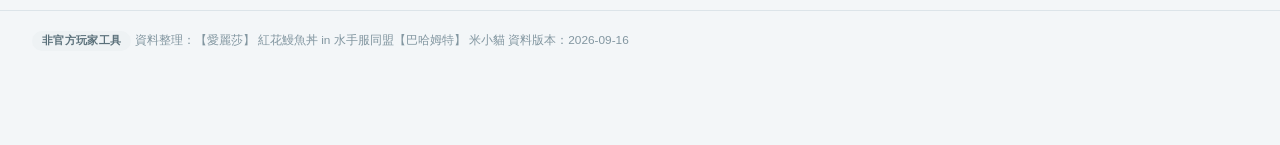
<file: items.html>
<!doctype html>
<html lang="zh-Hant">
<head>
<meta charset="UTF-8">
<meta name="viewport" content="width=device-width,initial-scale=1">
<meta name="theme-color" content="#086166">
<title>素材圖鑑｜瑪奇M 背包小救星</title>
<meta name="description" content="瑪奇M素材圖鑑，查詢單一物品的取得方式，以及哪些生產配方會用到這個材料，資料整理自台港澳客戶端。">
<link rel="icon" type="image/png" href="images/LOGO/favicon.png">
<link rel="stylesheet" href="css/style.css">
<script>(function(){try{var t=localStorage.getItem('mabi-theme');if(t)document.documentElement.setAttribute('data-theme',t);}catch(e){}})();</script>
</head>
<body>

<header class="global-header">
  <a class="brand" href="index.html">
    <span class="mark"><img src="images/LOGO/LOGO_01.png" alt="瑪奇M 背包小救星"></span>
    <span>瑪奇M<small>背包小救星</small></span>
  </a>
  <div class="header-actions">
    <button id="themeToggle" class="theme-toggle" type="button" aria-label="切換深色／淺色模式" title="切換深色／淺色模式">
      <svg class="icon-moon" viewBox="0 0 24 24" width="16" height="16" aria-hidden="true"><path fill="currentColor" d="M20.742 13.045a8.088 8.088 0 0 1-2.077.27c-4.612 0-8.35-3.738-8.35-8.35 0-1.482.392-2.873 1.079-4.075A9.708 9.708 0 0 0 2.25 10.834a9.708 9.708 0 0 0 9.706 9.707 9.71 9.71 0 0 0 8.786-5.496Z"/></svg>
      <svg class="icon-sun" viewBox="0 0 24 24" width="16" height="16" aria-hidden="true"><path fill="currentColor" d="M12 4a1 1 0 0 1-1-1V1.75a1 1 0 1 1 2 0V3a1 1 0 0 1-1 1Zm0 15a1 1 0 0 1 1 1v1.25a1 1 0 1 1-2 0V20a1 1 0 0 1 1-1Zm9-7a1 1 0 0 1-1 1h-1.25a1 1 0 1 1 0-2H20a1 1 0 0 1 1 1ZM4.25 12a1 1 0 0 1-1 1H2a1 1 0 1 1 0-2h1.25a1 1 0 0 1 1 1Zm13.132-6.132a1 1 0 0 1 0 1.414l-.884.884a1 1 0 1 1-1.414-1.414l.884-.884a1 1 0 0 1 1.414 0ZM7.116 16.884a1 1 0 0 1 0 1.414l-.884.884a1 1 0 1 1-1.414-1.414l.884-.884a1 1 0 0 1 1.414 0Zm11.766 2.298a1 1 0 0 1-1.414 0l-.884-.884a1 1 0 1 1 1.414-1.414l.884.884a1 1 0 0 1 0 1.414ZM7.116 7.116a1 1 0 0 1-1.414 0l-.884-.884A1 1 0 1 1 6.232 4.82l.884.884a1 1 0 0 1 0 1.412ZM12 7a5 5 0 1 1 0 10 5 5 0 0 1 0-10Z"/></svg>
    </button>
    <a href="database.html#sources">資料來源 ↗</a>
  </div>
</header>

<div class="context-bar">
  <nav class="global-nav" aria-label="全站導航">
    <a href="map.html">材料地圖</a>
    <a href="database.html">生產配方</a>
    <a href="items.html" class="current">素材圖鑑</a>
    <a href="inventory.html">倉庫計算器</a>
  </nav>
</div>

<div class="layout">
  <aside class="sidebar">
    <div class="sidebar-search">
      <div class="search-line">
        <span aria-hidden="true">⌕</span>
        <input id="search" type="search" autocomplete="off" placeholder="搜尋物品名稱">
        <button id="clear" type="button">清除</button>
      </div>
    </div>
    <h2>物品種類</h2>
    <nav id="categories" aria-label="物品種類"></nav>
  </aside>

  <main class="content">
    <div class="content-inner" id="contentInner">
      <!-- 由 js/items.js 依網址參數渲染「清單瀏覽」或「單一物品詳情」 -->
      <div class="empty">正在讀取資料…</div>
    </div>
  </main>
</div>

<footer class="site-footer">
  <div class="footer-disclaimer">非官方玩家工具</div>
  <span>資料整理：【愛麗莎】 紅花鰻魚丼 in 水手服同盟【巴哈姆特】 米小貓</span>
  <span id="build-meta"></span>
</footer>

<script src="js/theme.js"></script>
<script src="js/data.js"></script>
<script src="js/favorites.js"></script>
<script src="js/kinds.js"></script>
<script src="js/acquisition.js"></script>
<script src="js/items.js"></script>
</body>
</html>
</file>
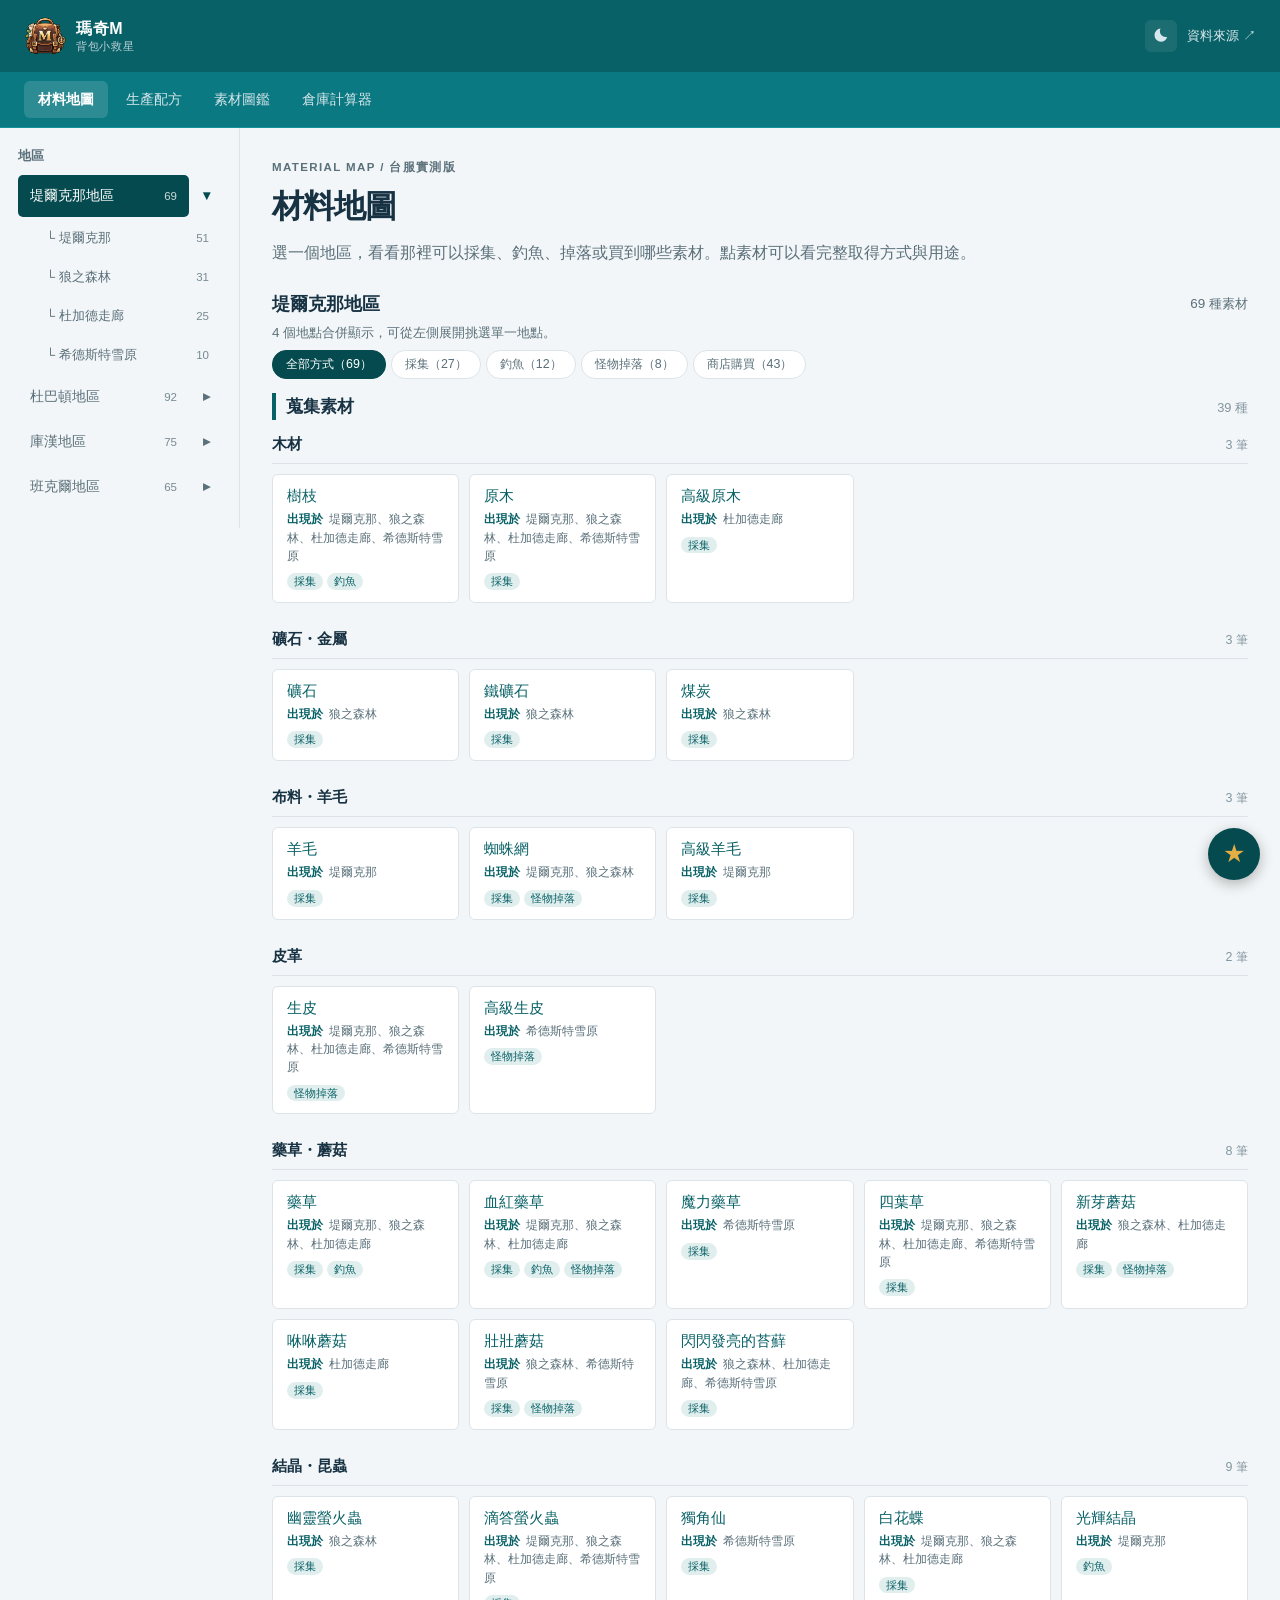
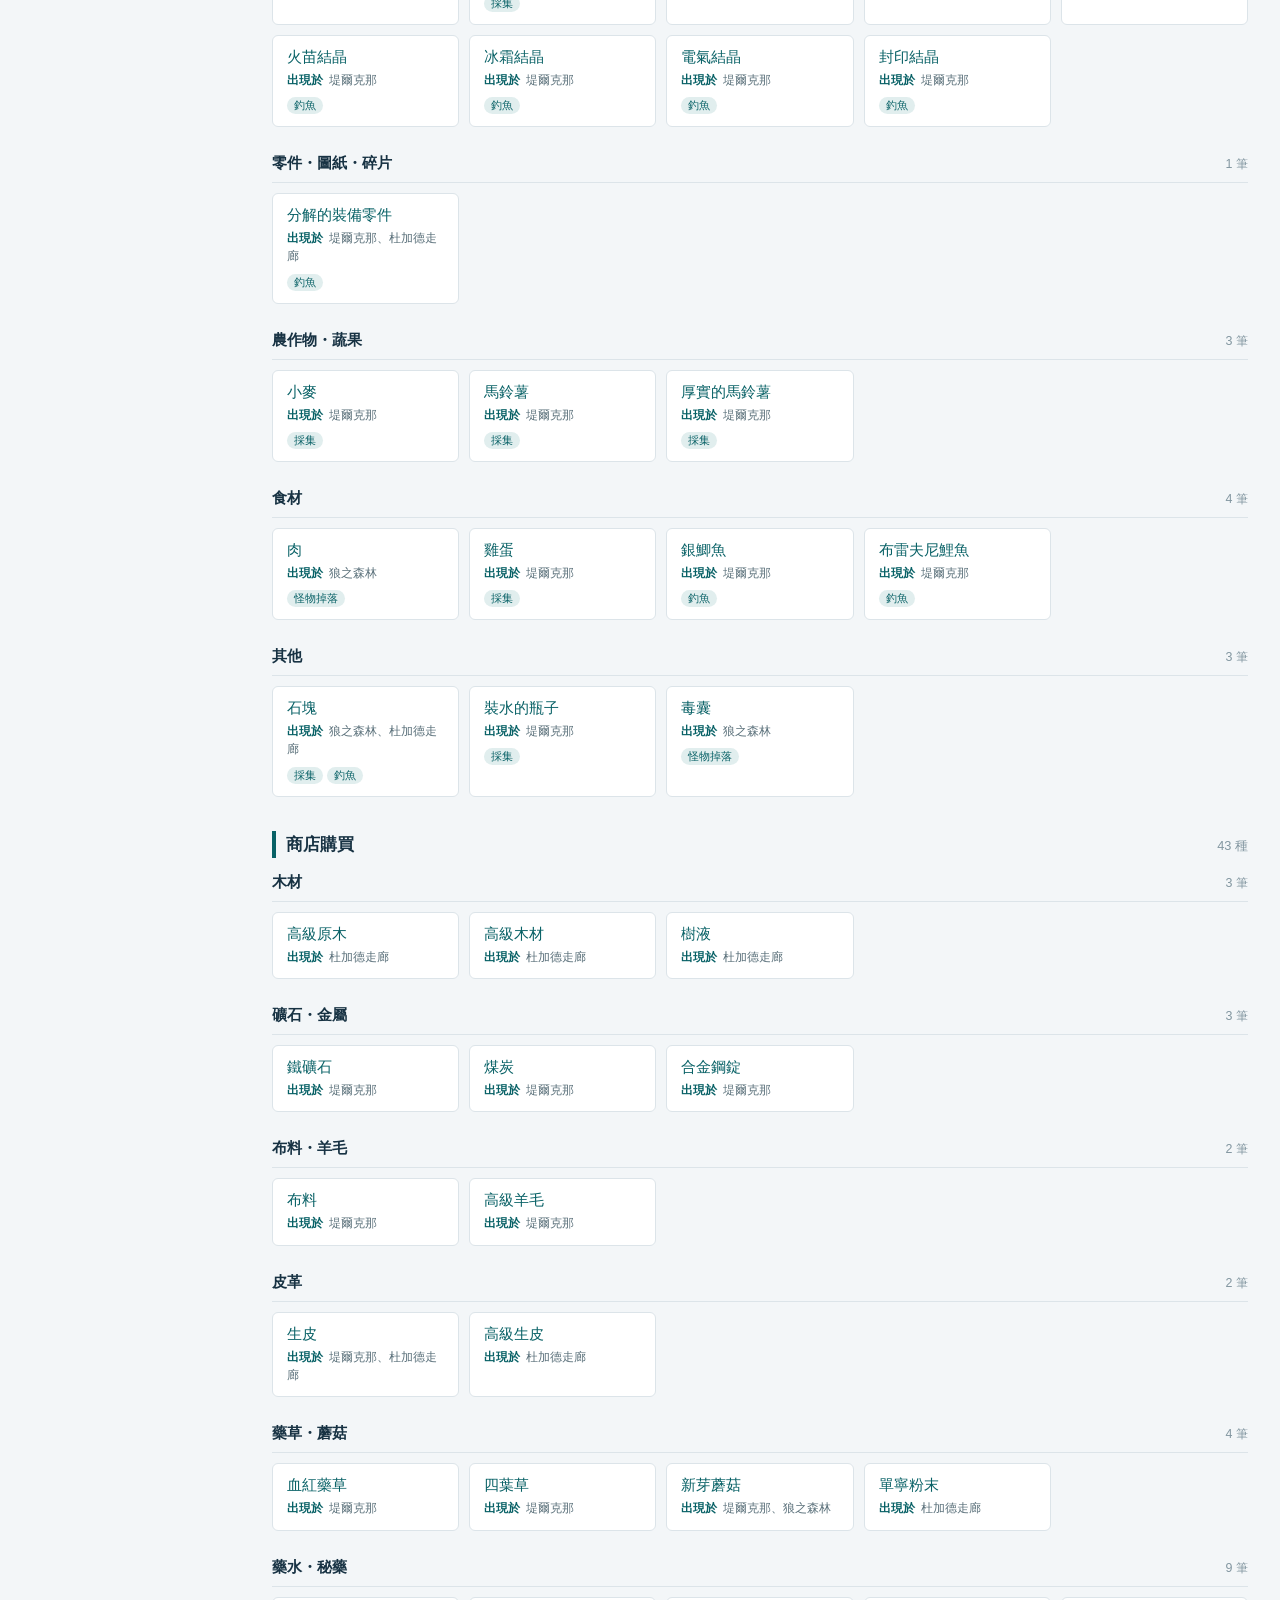
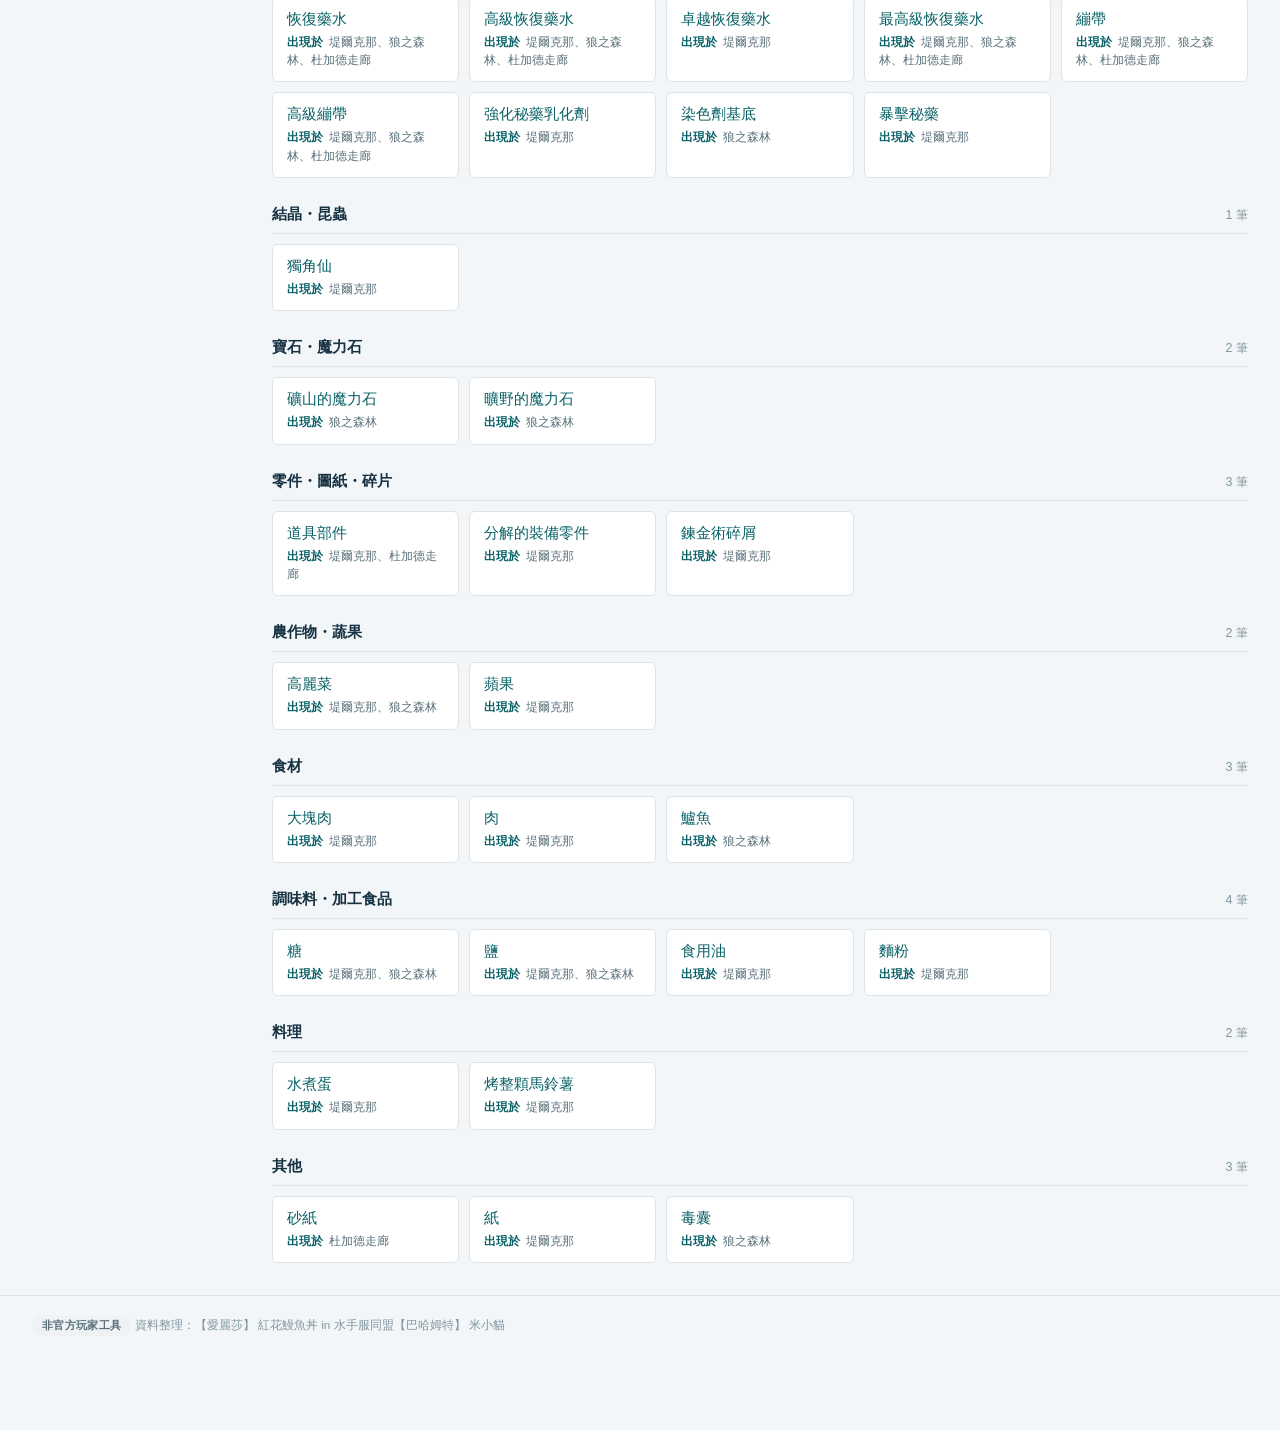
<file: map.html>
<!doctype html>
<html lang="zh-Hant">
<head>
<meta charset="UTF-8">
<meta name="viewport" content="width=device-width,initial-scale=1">
<meta name="theme-color" content="#086166">
<title>材料地圖｜瑪奇M 背包小救星</title>
<meta name="description" content="瑪奇M材料地圖，依地區與附屬地區查詢可以採集、釣魚、掉落或商店購買的素材，資料整理自台港澳客戶端。">
<link rel="icon" type="image/png" href="images/LOGO/favicon.png">
<link rel="stylesheet" href="css/style.css">
<script>(function(){try{var t=localStorage.getItem('mabi-theme');if(t)document.documentElement.setAttribute('data-theme',t);}catch(e){}})();</script>
</head>
<body>

<header class="global-header">
  <a class="brand" href="index.html">
    <span class="mark"><img src="images/LOGO/LOGO_01.png" alt="瑪奇M 背包小救星"></span>
    <span>瑪奇M<small>背包小救星</small></span>
  </a>
  <div class="header-actions">
    <button id="themeToggle" class="theme-toggle" type="button" aria-label="切換深色／淺色模式" title="切換深色／淺色模式">
      <svg class="icon-moon" viewBox="0 0 24 24" width="16" height="16" aria-hidden="true"><path fill="currentColor" d="M20.742 13.045a8.088 8.088 0 0 1-2.077.27c-4.612 0-8.35-3.738-8.35-8.35 0-1.482.392-2.873 1.079-4.075A9.708 9.708 0 0 0 2.25 10.834a9.708 9.708 0 0 0 9.706 9.707 9.71 9.71 0 0 0 8.786-5.496Z"/></svg>
      <svg class="icon-sun" viewBox="0 0 24 24" width="16" height="16" aria-hidden="true"><path fill="currentColor" d="M12 4a1 1 0 0 1-1-1V1.75a1 1 0 1 1 2 0V3a1 1 0 0 1-1 1Zm0 15a1 1 0 0 1 1 1v1.25a1 1 0 1 1-2 0V20a1 1 0 0 1 1-1Zm9-7a1 1 0 0 1-1 1h-1.25a1 1 0 1 1 0-2H20a1 1 0 0 1 1 1ZM4.25 12a1 1 0 0 1-1 1H2a1 1 0 1 1 0-2h1.25a1 1 0 0 1 1 1Zm13.132-6.132a1 1 0 0 1 0 1.414l-.884.884a1 1 0 1 1-1.414-1.414l.884-.884a1 1 0 0 1 1.414 0ZM7.116 16.884a1 1 0 0 1 0 1.414l-.884.884a1 1 0 1 1-1.414-1.414l.884-.884a1 1 0 0 1 1.414 0Zm11.766 2.298a1 1 0 0 1-1.414 0l-.884-.884a1 1 0 1 1 1.414-1.414l.884.884a1 1 0 0 1 0 1.414ZM7.116 7.116a1 1 0 0 1-1.414 0l-.884-.884A1 1 0 1 1 6.232 4.82l.884.884a1 1 0 0 1 0 1.412ZM12 7a5 5 0 1 1 0 10 5 5 0 0 1 0-10Z"/></svg>
    </button>
    <a href="database.html#sources">資料來源 ↗</a>
  </div>
</header>

<div class="context-bar">
  <nav class="global-nav" aria-label="全站導航">
    <a href="map.html" class="current">材料地圖</a>
    <a href="database.html">生產配方</a>
    <a href="items.html">素材圖鑑</a>
    <a href="inventory.html">倉庫計算器</a>
  </nav>
</div>

<div class="layout">
  <aside class="sidebar">
    <h2>地區</h2>
    <nav id="areas" aria-label="地區"></nav>
  </aside>

  <main class="content">
    <div class="content-inner" id="contentInner">
      <!-- 由 js/map.js 依所選地區渲染素材清單 -->
      <div class="empty">正在讀取資料…</div>
    </div>
  </main>
</div>

<footer class="site-footer">
  <div class="footer-disclaimer">非官方玩家工具</div>
  <span>資料整理：【愛麗莎】 紅花鰻魚丼 in 水手服同盟【巴哈姆特】 米小貓</span>
  <span id="build-meta"></span>
</footer>

<script src="js/theme.js"></script>
<script src="js/data.js"></script>
<script src="js/favorites.js"></script>
<script src="js/kinds.js"></script>
<script src="js/acquisition.js"></script>
<script src="js/map.js"></script>
</body>
</html>
</file>
<file: css/style.css>
/* ===================================================================
   瑪奇M 背包小救星 - 全站設計系統
   Header(72px, 全站固定，首頁例外) / Context-Bar(56px, 需要的頁面才出現)
   Sidebar(240px) / Main gutter(32~40px) / 文章 840px / 資料頁最大 1200px
   IA：Header = 全站導航（我要去哪個功能）／Sidebar = 區域導航（這個功能內去哪）

   配色一律用下面這組變數（Header／Context-Bar／Hero 是固定深色品牌色，
   不隨淺色／深色模式變動；其餘內文區塊都吃這組變數，深色模式只要在
   [data-theme="dark"] 裡覆寫變數即可，規則本身不用重寫）
   =================================================================== */

:root {
  font-family: Inter, "Noto Sans TC", "Microsoft JhengHei", sans-serif;
  font-size: 16px;
  color: var(--text);
  background: var(--bg);

  --bg: #f3f6f8;            /* 頁面／側欄底色 */
  --surface: #ffffff;       /* 卡片、表格、輸入框等表面 */
  --surface-2: #eef2f4;     /* 標籤／hover 等淺色填色 */
  --surface-3: #f8fafb;     /* 材料格等更淺一階的填色 */
  --text: #173243;          /* 主文字 */
  --text-2: #5a707a;        /* 次要文字（說明、meta） */
  --text-3: #8296a0;        /* 更淡的文字（footer、時間戳、占位符） */
  --line: #dce4e9;          /* 邊框線 */
  --accent: #086166;        /* 主色（連結、強調文字），跟頁首 Banner 同一個顏色 */
  --accent-soft: #e1eeee;   /* 徽章／材料命中 底色 */
  --accent-strong: #054a4e; /* 側欄主分類啟用中 底色 */
  --accent-strong-2: #033a3d; /* 側欄子分類啟用中 底色（比上面更深一階） */
  --warn-bg: #fdecd9;       /* 未實裝標籤 底色 */
  --warn-text: #a5490a;     /* 未實裝標籤 文字 */
  --danger: #c15b4a;        /* 刪除／缺料 等警示文字 */

  --header-h: 72px;
  --context-h: 56px;
  --sidebar-w: 240px;
  --gutter: 32px;
  --sticky-top: calc(var(--header-h) + var(--context-h)); /* 全站導覽列現在都在 Context-Bar，側欄一律往下多吸 56px */
}

/* 系統偏好深色時，只要頁面沒有被手動切成「淺色」，就先套用深色配色 */
@media (prefers-color-scheme: dark) {
  :root:not([data-theme="light"]) {
    --bg: #10161c;
    --surface: #1a232b;
    --surface-2: #222d36;
    --surface-3: #1e2830;
    --text: #dde6ea;
    --text-2: #93a7b1;
    --text-3: #6f8790;
    --line: #2b3944;
    --accent: #35b8c0;
    --accent-soft: #123f42;
    --accent-strong: #14818a;
    --accent-strong-2: #0f6b73;
    --warn-bg: #3a2413;
    --warn-text: #e2954f;
    --danger: #e0796a;
  }
}
/* 手動切成「深色」：不管系統設定是什麼，都套用深色配色（右上角切換鈕控制這個屬性） */
:root[data-theme="dark"] {
  --bg: #10161c;
  --surface: #1a232b;
  --surface-2: #222d36;
  --surface-3: #1e2830;
  --text: #dde6ea;
  --text-2: #93a7b1;
  --text-3: #6f8790;
  --line: #2b3944;
  --accent: #3fb6ae;
  --accent-soft: #16333a;
  --accent-strong: #1f8089;
  --accent-strong-2: #17646c;
  --warn-bg: #3a2413;
  --warn-text: #e2954f;
  --danger: #e0796a;
}

* { box-sizing: border-box; }
body { margin: 0; }
button, input { font: inherit; }
button, a { touch-action: manipulation; }
button { cursor: pointer; }
a { color: var(--accent); }
button:focus-visible, a:focus-visible, input:focus-visible, summary:focus-visible {
  outline: 3px solid #dd9f37;
  outline-offset: 3px;
}
/* 切換深色／淺色模式時，讓顏色平滑過渡，不要整片畫面瞬間跳色 */
body, .sidebar, .sidebar-search .search-line, .recipe, .entry-card, .item-card,
.item-detail-header, .usage-row, .recipe-source-box, .inv-add, .inv-add-suggest,
.inv-table, .inv-row, .empty, .notice, .badge, .ni-tag, .level-picker button,
#active-filter #sortToggle, .pagination button {
  transition: background-color .15s ease, color .15s ease, border-color .15s ease;
}

/* ===================================================================
   Global Header（72px，全站固定規格，只有首頁的 Hero 區塊比較大，
   Header 本身高度不變）
   這一區塊是固定的深色品牌色，淺色／深色模式下都長一樣
   =================================================================== */
.global-header {
  position: sticky;
  top: 0;
  z-index: 40;
  height: var(--header-h);
  background: #086166;
  color: white;
  display: flex;
  align-items: center;
  justify-content: space-between;
  gap: 28px;
  padding: 0 24px;
}
.brand {
  display: flex;
  align-items: center;
  gap: 10px;
  text-decoration: none;
  color: white;
  font-weight: 650;
  letter-spacing: .04em;
  flex-shrink: 0;
  white-space: nowrap;
}
.brand .mark {
  width: 42px;
  height: 42px;
  flex-shrink: 0;
  display: grid;
  place-items: center;
}
.brand .mark img { width: 100%; height: 100%; object-fit: contain; display: block; }
.brand small { display: block; font-size: .68rem; color: #bed0d9; font-weight: 400; }

/* 全站導航：目前只有「資料庫」真正做好，其餘先用 disabled 樣式佔位，
   之後功能做好了只要把 disabled 拿掉、補上 href 即可，版型不用重做
   現在整排都移到 Context-Bar 裡，全站每一頁都會出現 */
.global-nav { display: flex; gap: 4px; }
.global-nav a, .global-nav span {
  display: inline-flex;
  align-items: center;
  gap: 6px;
  padding: 9px 14px;
  border-radius: 6px;
  font-size: .9rem;
  text-decoration: none;
  color: #d7e6ec;
}
.global-nav a:hover { background: rgba(255,255,255,.1); }
.global-nav a.current { background: rgba(255,255,255,.14); color: white; font-weight: 600; }
.global-nav span.disabled { color: #a8ced0; cursor: default; }
.global-nav span.disabled em { font-style: normal; font-size: .68rem; background: rgba(255,255,255,.08); padding: 2px 6px; border-radius: 8px; }

.header-actions { display: flex; align-items: center; gap: 10px; flex-shrink: 0; }
.header-actions a { color: #d7e6ec; font-size: .82rem; text-decoration: none; white-space: nowrap; }

/* 深色／淺色模式切換鈕：放在 header-actions 裡，圖示本身用 currentColor，
   兩種模式的圖示都畫好，靠 [data-theme] 切換顯示哪一個，JS 只需要切屬性 */
.theme-toggle {
  display: grid; place-items: center;
  width: 32px; height: 32px; flex-shrink: 0;
  border: 0; border-radius: 6px;
  background: rgba(255,255,255,.08); color: #d7e6ec;
}
.theme-toggle:hover { background: rgba(255,255,255,.16); }
.theme-toggle .icon-sun { display: none; }
:root[data-theme="dark"] .theme-toggle .icon-moon { display: none; }
:root[data-theme="dark"] .theme-toggle .icon-sun { display: block; }

/* ===================================================================
   Context / Search Bar（56px，只有需要搜尋的功能頁才出現，吸在 Header 下方）
   這一區塊也是固定的深色品牌色，淺色／深色模式下都長一樣
   =================================================================== */
.context-bar {
  position: sticky;
  top: var(--header-h);
  z-index: 35;
  height: var(--context-h);
  background: #0b7981;
  border-bottom: 1px solid #14939c;
  display: flex;
  align-items: center;
  gap: 16px;
  padding: 0 24px;
}
.context-bar .search-line {
  flex: 1;
  display: flex;
  align-items: center;
  gap: 10px;
  background: rgba(255,255,255,.08);
  border: 1px solid rgba(255,255,255,.18);
  border-radius: 6px;
  padding: 0 12px;
  height: 40px;
  max-width: 640px;
}
.context-bar .search-line:focus-within { border-color: #dd9f37; }
.context-bar .search-line span { color: #bed0d9; font-size: 1.2rem; }
.context-bar .search-line input {
  flex: 1; min-width: 0; border: 0; background: transparent; color: white; outline: none;
}
.context-bar .search-line input::placeholder { color: #8ea3ab; }
.context-bar .modes { display: flex; gap: 4px; flex-shrink: 0; }
.context-bar .modes button {
  background: none; border: 1px solid transparent; color: #bed0d9;
  border-radius: 5px; padding: 6px 10px; font-size: .8rem;
}
.context-bar .modes button[aria-selected=true] { color: white; background: rgba(255,255,255,.14); border-color: rgba(255,255,255,.28); }
.context-bar .exact-toggle { display: flex; align-items: center; gap: 5px; font-size: .78rem; color: #bed0d9; flex-shrink: 0; white-space: nowrap; }
.context-bar .exact-toggle input { accent-color: #dd9f37; }
.context-bar .source-link { color: #b9d0d8; font-size: .8rem; text-decoration: none; flex-shrink: 0; white-space: nowrap; }

/* 側欄裡的搜尋區塊（跟側欄背景搭，吃 --surface / --line 變數） */
.sidebar-search { margin-bottom: 14px; padding-bottom: 16px; border-bottom: 1px solid var(--line); }
.sidebar-search .search-line {
  display: flex; align-items: center; gap: 8px; background: var(--surface);
  border: 1px solid var(--line); border-radius: 6px; padding: 0 10px; height: 38px; margin-bottom: 8px;
}
.sidebar-search .search-line:focus-within { border-color: var(--accent); }
.sidebar-search .search-line span { color: var(--text-3); font-size: 1.1rem; }
.sidebar-search .search-line input { flex: 1; min-width: 0; border: 0; background: transparent; color: var(--text); outline: none; font-size: .85rem; }
.sidebar-search .search-line button { border: 0; background: var(--surface-2); color: var(--text-2); border-radius: 4px; padding: 5px 8px; font-size: .74rem; }
.sidebar-search .exact-toggle { display: flex; align-items: center; gap: 5px; font-size: .78rem; color: var(--text-2); }
.sidebar-search .exact-toggle input { accent-color: var(--accent); }
.sidebar-search .switch-link { display: block; margin-top: 8px; font-size: .78rem; color: var(--accent); text-decoration: none; }

/* ===================================================================
   版面骨架：側欄（區域導航）＋ 正文
   =================================================================== */
.layout { display: flex; align-items: flex-start; }

.sidebar {
  position: sticky;
  top: var(--sticky-top);
  align-self: flex-start;
  width: var(--sidebar-w);
  flex-shrink: 0;
  max-height: calc(100vh - var(--sticky-top));
  overflow-y: auto;
  padding: 20px 18px;
  border-right: 1px solid var(--line);
  background: var(--bg);
}
.sidebar h2 { font-size: .8rem; color: var(--text-2); margin: 14px 0 10px; letter-spacing: .02em; }
.sidebar h2:first-child { margin-top: 0; }
/* 「生產技能／製作類別」不要貼齊搜尋區塊，留約兩行文字的空白距離 */
#categoryHeading { margin-top: 40px; }
.sidebar nav { display: flex; flex-direction: column; gap: 3px; }
.sidebar nav button, .sidebar nav a {
  border: 0;
  background: transparent;
  color: var(--text-2);
  padding: 10px 12px;
  text-align: left;
  display: flex;
  justify-content: space-between;
  gap: 8px;
  align-items: center;
  border-radius: 5px;
  font-size: .85rem;
  text-decoration: none;
  height: 42px;
}
.sidebar nav button:hover, .sidebar nav a:hover { background: var(--surface-2); }
.sidebar nav button.active, .sidebar nav a.active { background: var(--accent-strong); color: white; }
.sidebar nav button span:last-child { font-size: .72rem; opacity: .8; }
.sidebar nav a.sub, .sidebar nav button.sub { padding-left: 28px; font-size: .8rem; height: 36px; } /* 子分類縮排 16px（在 12px 基礎上再加） */
.sidebar nav button.sub.active { background: var(--accent-strong-2); }
.sidebar nav button.sub .branch { color: var(--text-3); margin-right: 2px; flex-shrink: 0; } /* 子項目前方的分支符號 */

/* 可展開/收合的分類列：主按鈕 + 右側開合按鈕 各自獨立點擊 */
.cat-row { display: flex; align-items: stretch; gap: 2px; }
.cat-row button.cat-main { flex: 1; min-width: 0; }
.cat-toggle {
  flex-shrink: 0; width: 30px; height: 42px; border: 0; background: transparent;
  color: var(--text-2); border-radius: 5px; font-size: 1rem; font-weight: 600; line-height: 1;
}
.cat-toggle:hover { background: var(--surface-2); }
.cat-toggle[aria-expanded="true"] { color: var(--accent-strong); }

.content {
  flex: 1;
  min-width: 0;
  padding: var(--gutter);
}
.content-inner { max-width: 1200px; }
.content-inner.article-width { max-width: 840px; }

.intro { display: flex; justify-content: space-between; gap: 24px; align-items: center; margin-bottom: 20px; flex-wrap: wrap; }
.eyebrow { font-size: .72rem; letter-spacing: .12em; color: var(--text-2); font-weight: 700; margin: 0 0 10px; }
h1 { font-size: clamp(1.5rem, 2.6vw, 2rem); letter-spacing: -.03em; margin: 0 0 10px; }
.intro p:not(.eyebrow) { color: var(--text-2); margin: 0; line-height: 1.7; }
.stats { display: flex; gap: 24px; flex-shrink: 0; }
.stats strong { font-family: Georgia, serif; display: block; font-size: 1.7rem; font-weight: 400; color: var(--accent); }
.stats span { font-size: .76rem; color: var(--text-2); display: block; margin-top: 4px; }

.notice { font-size: .84rem; line-height: 1.8; background: var(--surface-2); border-left: 3px solid var(--text-2); padding: 12px 16px; margin-bottom: 22px; border-radius: 0 4px 4px 0; }
.legend { display: inline-flex; gap: 16px; margin-top: 6px; flex-wrap: wrap; }
.legend span { display: inline-flex; align-items: center; gap: 6px; }
.legend i { width: 10px; height: 10px; border-radius: 50%; display: inline-block; }

.suggestions { display: flex; flex-wrap: wrap; gap: 8px; margin-bottom: 22px; }
.suggestions button { background: var(--surface-2); border: 1px solid var(--line); color: var(--accent); border-radius: 4px; padding: 6px 10px; font-size: .8rem; }
.suggestions small { color: var(--text-2); margin-left: 5px; }

.result-bar { display: flex; flex-wrap: wrap; gap: 15px; align-items: center; padding: 6px 0 14px; }
.result-bar h2 { margin: 0; font-size: 1.1rem; }
.result-bar > span { font-size: .84rem; color: var(--text-2); margin-left: auto; }

/* 等級揀選器：放在分類標題右側，直接選要看哪個等級 */
.level-picker { display: flex; gap: 5px; flex-wrap: wrap; }
.level-picker button {
  border: 1px solid var(--line); background: var(--surface); color: var(--text-2);
  border-radius: 14px; padding: 5px 13px; font-size: .78rem;
}
.level-picker button:hover { border-color: var(--accent); color: var(--accent); }
.level-picker button.active { background: var(--accent-strong); color: white; border-color: var(--accent-strong); }
.subcat-picker { margin: -6px 0 14px; }
#active-filter { display: flex; align-items: center; gap: 12px; flex-wrap: wrap; font-size: .84rem; color: var(--accent); line-height: 1.8; margin-bottom: 8px; }
#active-filter button { border: 0; background: none; color: var(--accent); text-decoration: underline; cursor: pointer; }
#active-filter #sortToggle {
  margin-left: auto; flex-shrink: 0; border: 1px solid var(--line); background: var(--surface); color: var(--text-2);
  border-radius: 5px; padding: 5px 12px; text-decoration: none; font-size: .8rem;
}
#active-filter #sortToggle:hover { border-color: var(--accent); color: var(--accent); }

.recipe { background: var(--surface); border: 1px solid var(--line); border-radius: 7px; margin-bottom: 12px; padding: 20px 22px; display: grid; grid-template-columns: minmax(170px,1fr) minmax(200px,1.6fr); gap: 20px; }
.badge { display: inline-block; font-size: .74rem; color: var(--accent); background: var(--accent-soft); padding: 4px 7px; border-radius: 3px; }
.ni-tag { display: inline-block; font-size: .7rem; color: var(--warn-text); background: var(--warn-bg); padding: 2px 6px; border-radius: 3px; margin-left: 6px; vertical-align: middle; white-space: nowrap; font-weight: 600; }
.recipe h3 { font-size: 1.02rem; margin: 12px 0 5px; line-height: 1.5; overflow-wrap: anywhere; }
.korean { font-size: .78rem; color: var(--text-3); line-height: 1.6; overflow-wrap: anywhere; }
.meta { font-size: .78rem; line-height: 1.8; color: var(--text-2); margin-top: 12px; }
.ingredients-label { font-size: .74rem; color: var(--text-3); margin-bottom: 9px; }
.ingredients { display: flex; flex-wrap: wrap; gap: 7px; }
.ingredient {
  border: 1px solid var(--line); background: var(--surface-3); padding: 8px 10px; border-radius: 4px;
  text-align: left; max-width: 100%; display: flex; gap: 10px; justify-content: space-between; align-items: center;
  color: var(--text); font-size: .84rem; transition: background-color .15s, border-color .15s, color .15s;
}
.ingredient small { display: block; font-size: .72rem; color: var(--text-3); line-height: 1.6; }
.ingredient b { color: var(--accent); white-space: nowrap; transition: color .15s; }
.ingredient.match { border-color: var(--accent); background: var(--accent-soft); }
/* 滑過去／點下去：整個標籤填滿品牌色，數量跟未實裝標籤也換成白色，維持看得清楚 */
.ingredient:hover { border-color: var(--accent-strong); background: var(--accent-strong); color: #fff; }
.ingredient:hover b { color: #fff; }
.ingredient:hover .ni-tag { background: rgba(255, 255, 255, .22); color: #fff; }
.recipe details { font-size: .78rem; color: var(--text-2); margin-top: 14px; line-height: 1.7; }
.recipe details p { margin-bottom: 0; overflow-wrap: anywhere; }
summary { cursor: pointer; }

.pagination { display: flex; gap: 20px; align-items: center; justify-content: center; margin: 25px 0; }
.pagination button { border: 1px solid var(--line); border-radius: 4px; background: var(--surface); color: var(--text-2); padding: 9px 16px; font-size: .84rem; }
.pagination button:disabled { opacity: .35; cursor: default; }
#page-info { font-size: .84rem; color: var(--text-2); }

.empty { padding: 45px 22px; text-align: center; background: var(--surface); border: 1px dashed var(--line); line-height: 1.9; color: var(--text-2); border-radius: 6px; }
.empty h3 { color: var(--text); }
.empty button { padding: 10px 17px; border: 0; background: var(--accent-strong); color: #fff; border-radius: 5px; }

#sources { margin-top: 35px; border-top: 1px solid var(--line); padding: 23px 0; font-size: .84rem; line-height: 1.9; color: var(--text-2); }
#sources > summary { font-weight: 600; color: var(--text); }
#sources p { max-width: 1000px; }
#coverage { padding-top: 15px; }

.site-footer { font-size: .74rem; color: var(--text-3); border-top: 1px solid var(--line); padding: 20px var(--gutter) 84px; } /* 底部多留空間，避免右下角的最愛方塊蓋住頁尾文字 */
/* 每一頁最下面都要有的聲明：這是玩家自製小工具，不是官方網站 */
.footer-disclaimer { display: inline-block; font-size: .68rem; font-weight: 700; letter-spacing: .03em; color: var(--text-2); background: var(--surface-2); padding: 3px 10px; border-radius: 10px; margin-bottom: 10px; }
.footer-baseline { margin-bottom: 10px; line-height: 1.7; }
.footer-baseline strong { color: var(--text-2); }
.footer-credit { display: flex; justify-content: space-between; gap: 15px; }

/* ===================================================================
   首頁專用：Hero / 入口卡片 / 最近更新
   （首頁是 --header-h 72px 固定規格「唯一的例外」：Header 高度不變，
   但下面多一段自己的 Hero 區塊；Hero 跟 Header 一樣是固定深色品牌色）
   =================================================================== */
.hero {
  background: linear-gradient(180deg, #086166 0%, #0b7981 100%);
  color: white;
  padding: 56px 24px 64px;
  text-align: center;
}
.hero h1 { color: white; font-size: clamp(1.6rem, 3vw, 2.3rem); margin: 0 0 22px; letter-spacing: -.02em; }
.hero-search {
  max-width: 640px;
  margin: 0 auto 20px;
  display: flex;
  align-items: center;
  gap: 10px;
  background: rgba(255,255,255,.1);
  border: 1px solid rgba(255,255,255,.22);
  border-radius: 8px;
  padding: 4px 6px 4px 18px;
  height: 52px;
}
.hero-search span { color: #bed0d9; font-size: 1.3rem; }
.hero-search input { flex: 1; min-width: 0; border: 0; background: transparent; color: white; outline: none; font-size: .95rem; }
.hero-search input::placeholder { color: #93a9b1; }
.hero-search button { border: 0; background: #dd9f37; color: #1c2b32; font-weight: 700; border-radius: 5px; padding: 0 20px; height: 42px; }
.hero-hot { display: flex; gap: 10px; justify-content: center; flex-wrap: wrap; font-size: .82rem; }
.hero-hot span.label { color: #93a9b1; }
.hero-hot a { color: #cfe4ea; text-decoration: none; padding: 4px 10px; border-radius: 12px; background: rgba(255,255,255,.08); }
.hero-hot a:hover { background: rgba(255,255,255,.16); }

.home-main { max-width: 1200px; margin: 0 auto; padding: 44px var(--gutter); }
.entry-cards { display: grid; grid-template-columns: repeat(2, 1fr); gap: 20px; margin-bottom: 48px; }
.entry-card {
  display: block; text-decoration: none; color: inherit; position: relative; overflow: hidden; isolation: isolate;
  background: var(--surface); border: 1px solid var(--line); border-radius: 10px; padding: 26px;
  transition: border-color .15s, transform .15s, background-color .15s;
}
.entry-card:hover { border-color: var(--accent-strong); transform: translateY(-2px); }
/* 進場前冷清，滑過去讓一塊斜切的品牌色從左邊滑進來，文字顏色跟著換成白色，卡片就有精神多了 */
.entry-card::before {
  content: ""; position: absolute; top: 0; left: -15%; width: 130%; height: 100%;
  background: var(--accent-strong);
  transform: translate3d(-100%, 0, 0) skewX(-12deg);
  transition: transform .45s cubic-bezier(.3, 1, .4, 1);
}
.entry-card:hover::before { transform: translate3d(0, 0, 0) skewX(-12deg); }
.entry-card > * { position: relative; z-index: 1; } /* 圖示／標題／說明要蓋在滑入色塊上面，不能被蓋住 */
.entry-card .icon { display: inline-flex; margin-bottom: 14px; }
.entry-card .icon img { width: 56px; height: 56px; display: block; }
.entry-card h3 { margin: 0 0 8px; font-size: 1.05rem; color: var(--text); transition: color .25s; }
.entry-card p { margin: 0; font-size: .85rem; color: var(--text-2); line-height: 1.6; transition: color .25s; }
.entry-card:hover h3 { color: #fff; }
.entry-card:hover p { color: rgba(255, 255, 255, .86); }
.entry-card.disabled { opacity: .55; cursor: default; }
.entry-card.disabled:hover { border-color: var(--line); transform: none; }
.entry-card .soon { display: inline-block; margin-top: 10px; font-size: .68rem; background: var(--surface-2); color: var(--text-2); padding: 2px 8px; border-radius: 8px; }

.recent-updates h2 { font-size: 1.05rem; margin: 0 0 16px; padding-bottom: 12px; border-bottom: 1px solid var(--line); }
.recent-updates ul { list-style: none; margin: 0; padding: 0; }
.recent-updates li { display: flex; gap: 16px; padding: 12px 0; border-bottom: 1px solid var(--line); font-size: .88rem; }
.recent-updates time { color: var(--text-3); font-size: .78rem; flex-shrink: 0; width: 90px; }
.recent-updates .desc { color: var(--text); }

/* ===================================================================
   素材圖鑑：清單卡片 + 物品詳情頁
   =================================================================== */
.item-grid { display: grid; grid-template-columns: repeat(auto-fill, minmax(180px, 1fr)); gap: 10px; }
.item-kind-group h3 { display: flex; justify-content: space-between; align-items: baseline; margin: 26px 0 10px; padding-bottom: 8px; border-bottom: 1px solid var(--line); font-size: .95rem; }
.item-kind-group h3 span { font-size: .78rem; font-weight: 400; color: var(--text-3); }
.item-kind-group:first-child h3 { margin-top: 6px; }
.item-card {
  display: block; text-decoration: none; text-align: left;
  background: var(--surface); border: 1px solid var(--line); border-radius: 6px; padding: 12px 14px;
  cursor: pointer; transition: background-color .15s, border-color .15s;
}
/* 滑過去／點下去：整張卡片填滿品牌色，名稱跟裡面的標籤都換成白色字，才不會糊在一起看不清楚 */
.item-card:hover { background: var(--accent-strong); border-color: var(--accent-strong); }
.item-card:hover .item-card-zh { color: #fff; font-weight: 600; }
.item-card:hover .item-card-kr { color: rgba(255, 255, 255, .75); }
.item-card:hover .acq-tag { background: rgba(255, 255, 255, .22); color: #fff; }
.item-card:hover .acq-tag-unknown { background: rgba(255, 255, 255, .14); color: rgba(255, 255, 255, .8); }
.item-card:hover .ni-tag { background: rgba(255, 255, 255, .22); color: #fff; }
.item-card .item-card-zh { font-size: .92rem; display: block; margin-bottom: 2px; transition: color .15s; }
.item-card .item-card-kr { font-size: .72rem; color: var(--text-3); transition: color .15s; }
.item-card .item-card-tags { display: flex; flex-wrap: wrap; gap: 4px; margin-top: 8px; }
.acq-tag { font-size: .68rem; line-height: 1; padding: 3px 7px; border-radius: 10px; background: var(--accent-soft); color: var(--accent); }
.acq-tag-unknown { background: var(--surface-2); color: var(--text-3); }

/* 材料地圖：側欄附屬地區（沒有素材資料的地下城淡化）、內容區的說明與卡片內的取得方式行 */
.sidebar nav button.sub.no-data { opacity: .55; }
/* 材料地圖內容區的兩個大區塊（蒐集素材／商店購買），比下面的物品種類小標題更醒目 */
.map-zone + .map-zone { margin-top: 34px; }
.map-zone-head { display: flex; justify-content: space-between; align-items: baseline; margin: 0; padding: 2px 0 2px 10px; border-left: 4px solid var(--accent); font-size: 1.05rem; }
.map-zone-head span { font-size: .8rem; font-weight: 400; color: var(--text-3); }
.map-zone-body { margin-top: 14px; }
.map-crumb { color: var(--text-3); font-weight: 400; font-size: .9rem; }
.map-note { margin: -6px 0 14px; font-size: .84rem; color: var(--text-2); }
.map-card .map-how { display: block; margin-top: 4px; font-size: .74rem; line-height: 1.55; color: var(--text-2); overflow-wrap: anywhere; }
.map-card .map-how b { color: var(--accent); font-weight: 600; margin-right: 6px; }

/* 詳情頁的取得方式列 */
.acq-list { display: flex; flex-direction: column; gap: 8px; margin-top: 12px; }
.recipe-source-box + .acq-list, .acq-list:first-child { margin-top: 12px; }
.acq-row { display: grid; grid-template-columns: 78px minmax(0, 1fr); gap: 14px; background: var(--surface); border: 1px solid var(--line); border-radius: 6px; padding: 12px 14px; }
.acq-method { align-self: start; text-align: center; font-size: .76rem; font-weight: 600; color: var(--accent); background: var(--accent-soft); border-radius: 4px; padding: 4px 6px; }
.acq-body { min-width: 0; font-size: .88rem; line-height: 1.75; overflow-wrap: anywhere; }
.acq-sub { color: var(--text-2); font-size: .8rem; }
.acq-req { display: inline-block; margin-left: 8px; padding: 1px 7px; border-radius: 10px; background: var(--surface-2); color: var(--text-2); font-size: .72rem; }
.acq-shops { list-style: none; margin: 0; padding: 0; }
.acq-shops li { padding: 2px 0; }
.acq-shops li b { display: inline-block; min-width: 4.5em; font-weight: 600; }

.item-detail-header { background: var(--surface); border: 1px solid var(--line); border-radius: 8px; padding: 24px 26px; margin-bottom: 24px; }
.item-detail-header .korean { font-size: .85rem; margin-top: 2px; }
.item-detail-header h1 { margin: 4px 0 10px; }
.item-detail-header .tags { display: flex; gap: 8px; flex-wrap: wrap; margin-top: 10px; }

.item-section { margin-bottom: 32px; }
.item-section h2 { font-size: 1rem; margin: 0 0 14px; padding-bottom: 10px; border-bottom: 1px solid var(--line); display: flex; align-items: center; gap: 8px; }
.item-section h2 .q { font-size: .74rem; color: var(--text-3); font-weight: 400; }
.item-empty-state {
  font-size: .84rem; color: var(--text-2); background: var(--surface-2); border: 1px dashed var(--line);
  border-radius: 6px; padding: 16px 18px; line-height: 1.8;
}
.usage-list { display: flex; flex-direction: column; gap: 8px; }
.usage-row {
  display: flex; justify-content: space-between; align-items: center; gap: 12px;
  background: var(--surface); border: 1px solid var(--line); border-radius: 6px; padding: 10px 14px;
  text-decoration: none; color: inherit;
}
.usage-row:hover { border-color: var(--accent); }
.usage-row .qty { color: var(--accent); font-size: .82rem; white-space: nowrap; flex-shrink: 0; }
.recipe-box-head { display: flex; align-items: center; gap: 8px; }
.recipe-source-box { background: var(--surface); border: 1px solid var(--line); border-radius: 6px; padding: 16px 18px; }

/* ===================================================================
   倉庫計算器
   =================================================================== */
.inv-add {
  display: flex; gap: 10px; align-items: center; background: var(--surface); border: 1px solid var(--line);
  border-radius: 8px; padding: 14px 16px; margin-bottom: 18px; position: relative;
}
.inv-add input[type=search] { flex: 1; min-width: 0; border: 1px solid var(--line); border-radius: 5px; padding: 9px 12px; background: var(--surface); color: var(--text); }
.inv-add-suggest {
  position: absolute; top: 100%; left: 16px; right: 16px; background: var(--surface); border: 1px solid var(--line);
  border-radius: 0 0 8px 8px; box-shadow: 0 8px 18px rgba(0,0,0,.16); z-index: 5; max-height: 260px; overflow-y: auto;
}
.inv-add-suggest button { display: block; width: 100%; text-align: left; border: 0; background: none; color: var(--text); padding: 9px 14px; font-size: .85rem; }
.inv-add-suggest button:hover { background: var(--surface-2); }

/* 批量加入：展開「金屬」「布料」這種種類，勾選材料後一次全部加進庫存 */
.bulk-add { margin-bottom: 18px; }
.bulk-add-toggle {
  width: 100%; text-align: left; border: 1px solid var(--line); background: var(--surface-3); color: var(--text-2);
  padding: 10px 14px; border-radius: 6px; font-size: .84rem; cursor: pointer; transition: border-color .15s, color .15s;
}
.bulk-add-toggle:hover { border-color: var(--accent); color: var(--text); }
.bulk-add-panel { margin-top: 8px; border: 1px solid var(--line); border-radius: 8px; padding: 10px; max-height: 340px; overflow-y: auto; }
.bulk-kind + .bulk-kind { margin-top: 4px; }
.bulk-kind-toggle {
  display: flex; width: 100%; justify-content: space-between; align-items: center; gap: 8px;
  border: 0; background: var(--surface-2); color: var(--text); padding: 9px 10px; border-radius: 5px;
  font-size: .85rem; text-align: left; cursor: pointer;
}
.bulk-kind-toggle:hover { background: var(--surface-3); }
.bulk-kind-toggle .n { font-size: .74rem; color: var(--text-3); margin-left: auto; margin-right: 4px; }
.bulk-kind-toggle .arrow { color: var(--text-3); flex-shrink: 0; }
.bulk-group { display: flex; flex-wrap: wrap; gap: 6px 16px; padding: 10px 6px 12px 16px; }
.bulk-group[hidden] { display: none; } /* 上面 display:flex 的優先度跟瀏覽器內建的 [hidden] 一樣高，沒加這行收合就會失效 */
.bulk-check { display: flex; align-items: center; gap: 6px; font-size: .84rem; color: var(--text); cursor: pointer; }
.bulk-check input { accent-color: var(--accent); cursor: pointer; }
.bulk-add-apply { display: block; width: 100%; margin-top: 10px; border: 0; background: var(--accent-strong); color: #fff; font-weight: 600; padding: 10px; border-radius: 6px; cursor: pointer; font-size: .86rem; }
.bulk-add-apply:hover { filter: brightness(1.08); }

.inv-table { width: 100%; border-collapse: collapse; background: var(--surface); border: 1px solid var(--line); border-radius: 8px; overflow: hidden; margin-bottom: 20px; }
.inv-table th { text-align: left; font-size: .76rem; color: var(--text-2); font-weight: 500; padding: 10px 14px; border-bottom: 1px solid var(--line); background: var(--surface-2); }
.inv-table td { padding: 8px 14px; border-bottom: 1px solid var(--line); font-size: .88rem; }
.inv-table input[type=number] { width: 90px; border: 1px solid var(--line); border-radius: 5px; padding: 6px 8px; background: var(--surface); color: var(--text); }
.inv-table button.remove { border: 0; background: none; color: var(--danger); font-size: .8rem; }
.inv-empty { color: var(--text-3); font-size: .84rem; padding: 20px; text-align: center; }

/* 我的最愛星號：配方名稱前面，空心＝還沒加入，實心＝已加入 */
.fav-star { border: 0; background: none; padding: 0 6px 0 0; font-size: 1.1rem; line-height: 1; color: var(--text-3); cursor: pointer; vertical-align: -1px; flex-shrink: 0; }
.fav-star:hover { color: #E3AE44; transform: scale(1.12); }
.fav-star.on { color: #E3AE44; }
.recipe h3 { display: flex; align-items: baseline; }

/* 右下角常駐的「我的最愛」方塊 */
.fav-dock { position: fixed; right: 20px; bottom: 20px; z-index: 60; display: flex; flex-direction: column; align-items: flex-end; gap: 10px; }
.fav-fab { position: relative; width: 52px; height: 52px; border: 0; border-radius: 50%; background: var(--accent-strong); color: #E3AE44; font-size: 1.55rem; line-height: 1; display: grid; place-items: center; box-shadow: 0 4px 14px rgba(0,0,0,.28); cursor: pointer; }
.fav-fab:hover { filter: brightness(1.12); }
.fav-badge { position: absolute; top: -4px; right: -4px; min-width: 20px; height: 20px; padding: 0 5px; border-radius: 10px; background: #E3AE44; color: #1c2b32; font-size: .72rem; font-weight: 700; line-height: 20px; text-align: center; }
.fav-badge[hidden] { display: none; }
.fav-panel { width: min(340px, calc(100vw - 40px)); max-height: min(60vh, 460px); display: flex; flex-direction: column; background: var(--surface); border: 1px solid var(--line); border-radius: 12px; box-shadow: 0 10px 30px rgba(0,0,0,.28); overflow: hidden; }
.fav-panel[hidden] { display: none; }
.fav-panel-head { display: flex; align-items: center; justify-content: space-between; padding: 12px 14px; border-bottom: 1px solid var(--line); font-size: .92rem; }
.fav-mark { color: #E3AE44; }
.fav-count-text { margin-left: 4px; font-weight: 400; color: var(--text-2); }
.fav-close { border: 0; background: none; color: var(--text-3); font-size: .95rem; padding: 2px 6px; }
.fav-close:hover { color: var(--text); }
.fav-list { overflow-y: auto; padding: 6px; min-height: 60px; }
.fav-item { display: flex; align-items: center; gap: 4px; padding: 6px 8px; border-radius: 6px; }
.fav-item:hover { background: var(--surface-2); }
.fav-item .fav-star { padding-right: 4px; }
.fav-item a { display: flex; flex-direction: column; min-width: 0; text-decoration: none; color: var(--text); }
.fav-item-name { font-size: .9rem; overflow-wrap: anywhere; }
.fav-item-sub { font-size: .72rem; color: var(--text-3); }
.fav-empty { padding: 22px 12px; text-align: center; font-size: .84rem; line-height: 1.8; color: var(--text-3); }
.fav-foot { padding: 10px 14px; border-top: 1px solid var(--line); font-size: .8rem; text-decoration: none; color: var(--accent); }
.fav-foot:hover { text-decoration: underline; }
@media (max-width: 900px) { .fav-dock { right: 14px; bottom: 14px; } .fav-fab { width: 46px; height: 46px; font-size: 1.35rem; } }

/* 倉庫計算器：左右兩欄（左＝庫存輸入，右＝計算結果） */
.inv-main { max-width: 1240px; margin: 0 auto; }
.inv-layout { display: grid; grid-template-columns: minmax(300px, 5fr) minmax(0, 7fr); gap: 24px; align-items: start; }
.inv-panel { background: var(--surface); border: 1px solid var(--line); border-radius: 10px; padding: 18px 20px; min-width: 0; }
.inv-panel-title { margin: 0 0 14px; font-size: 1.05rem; }
.inv-panel-head { display: flex; align-items: center; justify-content: space-between; gap: 12px; flex-wrap: wrap; margin-bottom: 16px; }
.inv-panel-head .inv-panel-title { margin: 0; }
.inv-panel-head .inv-calc-btn { margin: 0; }
.inv-panel .inv-add { background: var(--surface-3); padding: 10px 12px; margin-bottom: 8px; }
.inv-panel .inv-add input[type=search] { background: var(--surface); color: var(--text); }
.inv-group h3 { display: flex; justify-content: space-between; align-items: baseline; margin: 18px 0 6px; padding-bottom: 6px; border-bottom: 1px solid var(--line); font-size: .8rem; font-weight: 600; color: var(--text-2); letter-spacing: .02em; }
.inv-group h3 span { font-weight: 400; color: var(--text-3); }
.inv-group:first-child h3 { margin-top: 10px; }
.inv-item { display: grid; grid-template-columns: minmax(0, 1fr) 92px auto; align-items: center; gap: 10px; padding: 4px 0; font-size: .88rem; }
.inv-item input[type=number] { width: 100%; border: 1px solid var(--line); border-radius: 5px; padding: 6px 8px; background: var(--surface); color: var(--text); }
.inv-item .remove { border: 0; background: none; color: var(--danger); font-size: .8rem; }
.inv-hint { color: var(--text-3); font-size: .86rem; padding: 26px 8px; text-align: center; line-height: 1.8; }
.inv-panel .inv-row { background: var(--surface-3); }
.inv-row .fav-star { padding-right: 0; font-size: 1.05rem; }
.inv-row .missing a { color: inherit; text-decoration: underline; text-decoration-style: dotted; text-underline-offset: 3px; }
.inv-row .missing a:hover { text-decoration-style: solid; }
.inv-fav-group h2 { color: var(--text); }
.inv-fav-mark { color: #E3AE44; }

.inv-calc-btn { border: 0; background: var(--accent); color: white; font-weight: 600; padding: 12px 22px; border-radius: 6px; font-size: .92rem; margin-bottom: 30px; }
.inv-calc-btn:hover { filter: brightness(1.08); }

.inv-results-group { margin-bottom: 28px; }
.inv-results-group h2 {
  display: flex; align-items: center; justify-content: space-between; gap: 10px;
  font-size: 1rem; margin: 0 0 12px; padding-bottom: 10px; border-bottom: 1px solid var(--line);
}
/* 分類標題（例如「藥品加工」）後面的 ▾：收合／展開這個分類底下整組配方 */
.group-toggle {
  flex-shrink: 0; border: 0; background: none; color: var(--text-2); font-size: 1.3rem;
  line-height: 1; width: 32px; height: 32px; display: grid; place-items: center;
  cursor: pointer; border-radius: 6px; transition: transform .15s ease;
}
.group-toggle:hover { color: var(--accent); background: var(--surface-2); }
.inv-results-group.collapsed h2 { margin-bottom: 0; border-bottom: 0; padding-bottom: 0; }
.inv-results-group.collapsed .group-toggle { transform: rotate(-90deg); }
.inv-results-group.collapsed .inv-results-group-body { display: none; }
.inv-row {
  display: flex; align-items: flex-start; gap: 14px; background: var(--surface); border: 1px solid var(--line);
  border-radius: 6px; padding: 12px 16px; margin-bottom: 8px;
}
.inv-row .status { width: 22px; flex-shrink: 0; text-align: center; font-size: 1rem; padding-top: 2px; }
.inv-row.ok .status { color: #1B9653; }
.inv-row.partial .status { color: #c98a1c; }
.inv-row .name { flex: 1; min-width: 0; display: flex; flex-direction: column; gap: 8px; }
.inv-row .name-line { display: flex; align-items: baseline; justify-content: space-between; gap: 10px; }
.inv-row .count { font-size: .82rem; color: var(--accent); white-space: nowrap; flex-shrink: 0; }
.inv-row .missing { font-size: .78rem; color: var(--danger); margin-top: 3px; }

/* 每個配方底下的完整材料清單：已經足夠的用綠色標籤（醒目），不足的用紅色標籤＋連結到該材料頁 */
.ing-list { display: flex; flex-wrap: wrap; gap: 6px; }
.ing { font-size: .78rem; padding: 3px 9px; border-radius: 10px; line-height: 1.5; white-space: nowrap; }
.ing-ok { background: rgba(27, 150, 83, .14); color: #1B9653; font-weight: 600; }
.ing-short { background: rgba(193, 91, 74, .14); color: var(--danger); }
.ing-short a { color: inherit; text-decoration: underline; text-decoration-style: dotted; text-underline-offset: 2px; }
.ing-short a:hover { text-decoration-style: solid; }

/* 我的最愛／所有道具 分頁列 */
.inv-result-tabs { margin-bottom: 14px; }

/* ===================================================================
   響應式斷點
   =================================================================== */
@media (max-width: 1200px) {
  :root { --sidebar-w: 210px; --gutter: 22px; }
}

@media (max-width: 900px) {
  .layout { display: block; }
  .sidebar {
    position: static; width: auto; max-height: none; overflow: visible;
    border-right: 0; border-bottom: 1px solid var(--line);
    display: flex; flex-wrap: wrap; gap: 16px;
  }
  .sidebar nav { flex-direction: row; overflow-x: auto; }
  /* 材料地圖的地區有兩層（地區 → 附屬地區），手機上維持直向展開，不要變成橫向捲動列 */
  .sidebar nav#areas { flex-direction: column; overflow-x: visible; flex-basis: 100%; }
  .sidebar-search { flex-basis: 100%; margin-bottom: 10px; padding-bottom: 12px; }
  .global-header { flex-wrap: wrap; height: auto; min-height: var(--header-h); padding: 12px 16px; }
  .context-bar { flex-wrap: wrap; height: auto; padding: 10px 16px; position: static; }
  .global-nav { flex-wrap: wrap; }
  .content { padding: 20px; }
  .recipe { grid-template-columns: 1fr; gap: 14px; }
  .entry-cards { grid-template-columns: 1fr; }
  .inv-layout { grid-template-columns: 1fr; }
  .hero { padding: 40px 18px 48px; }
}
</file>
